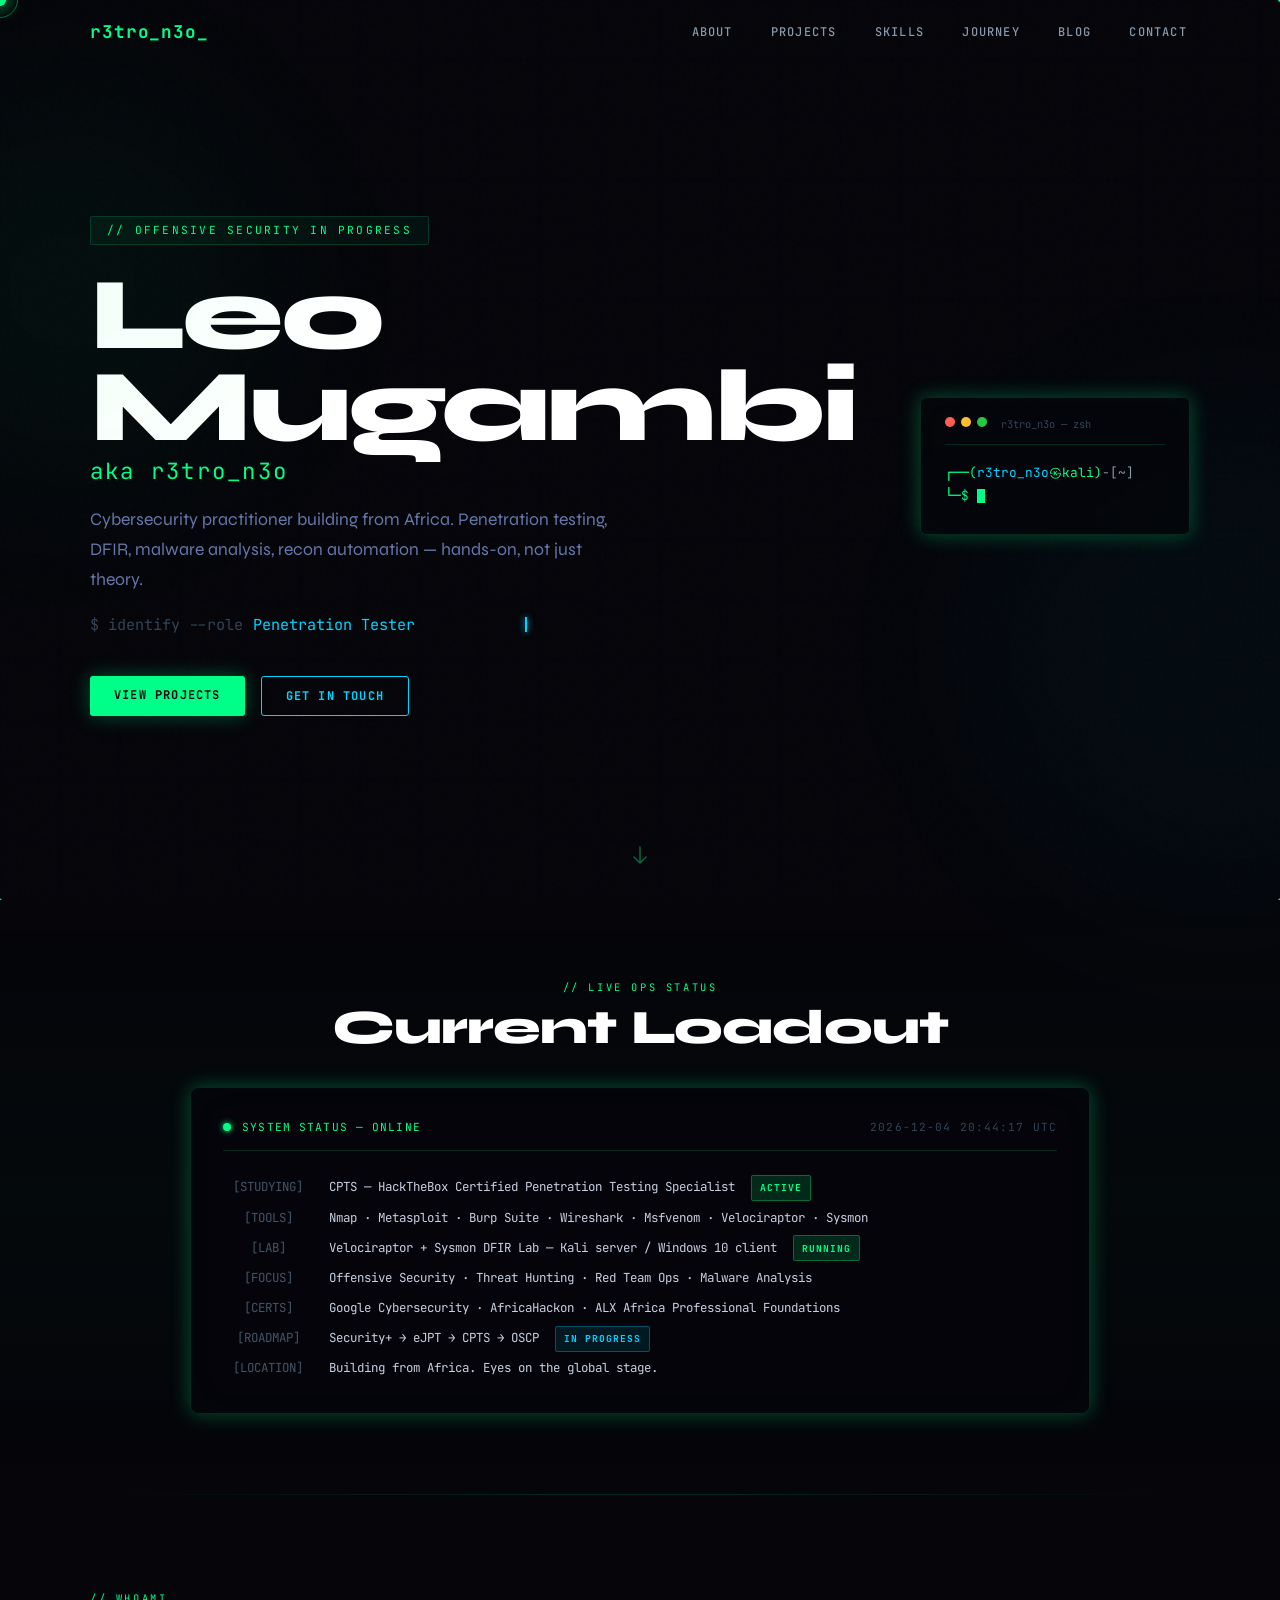
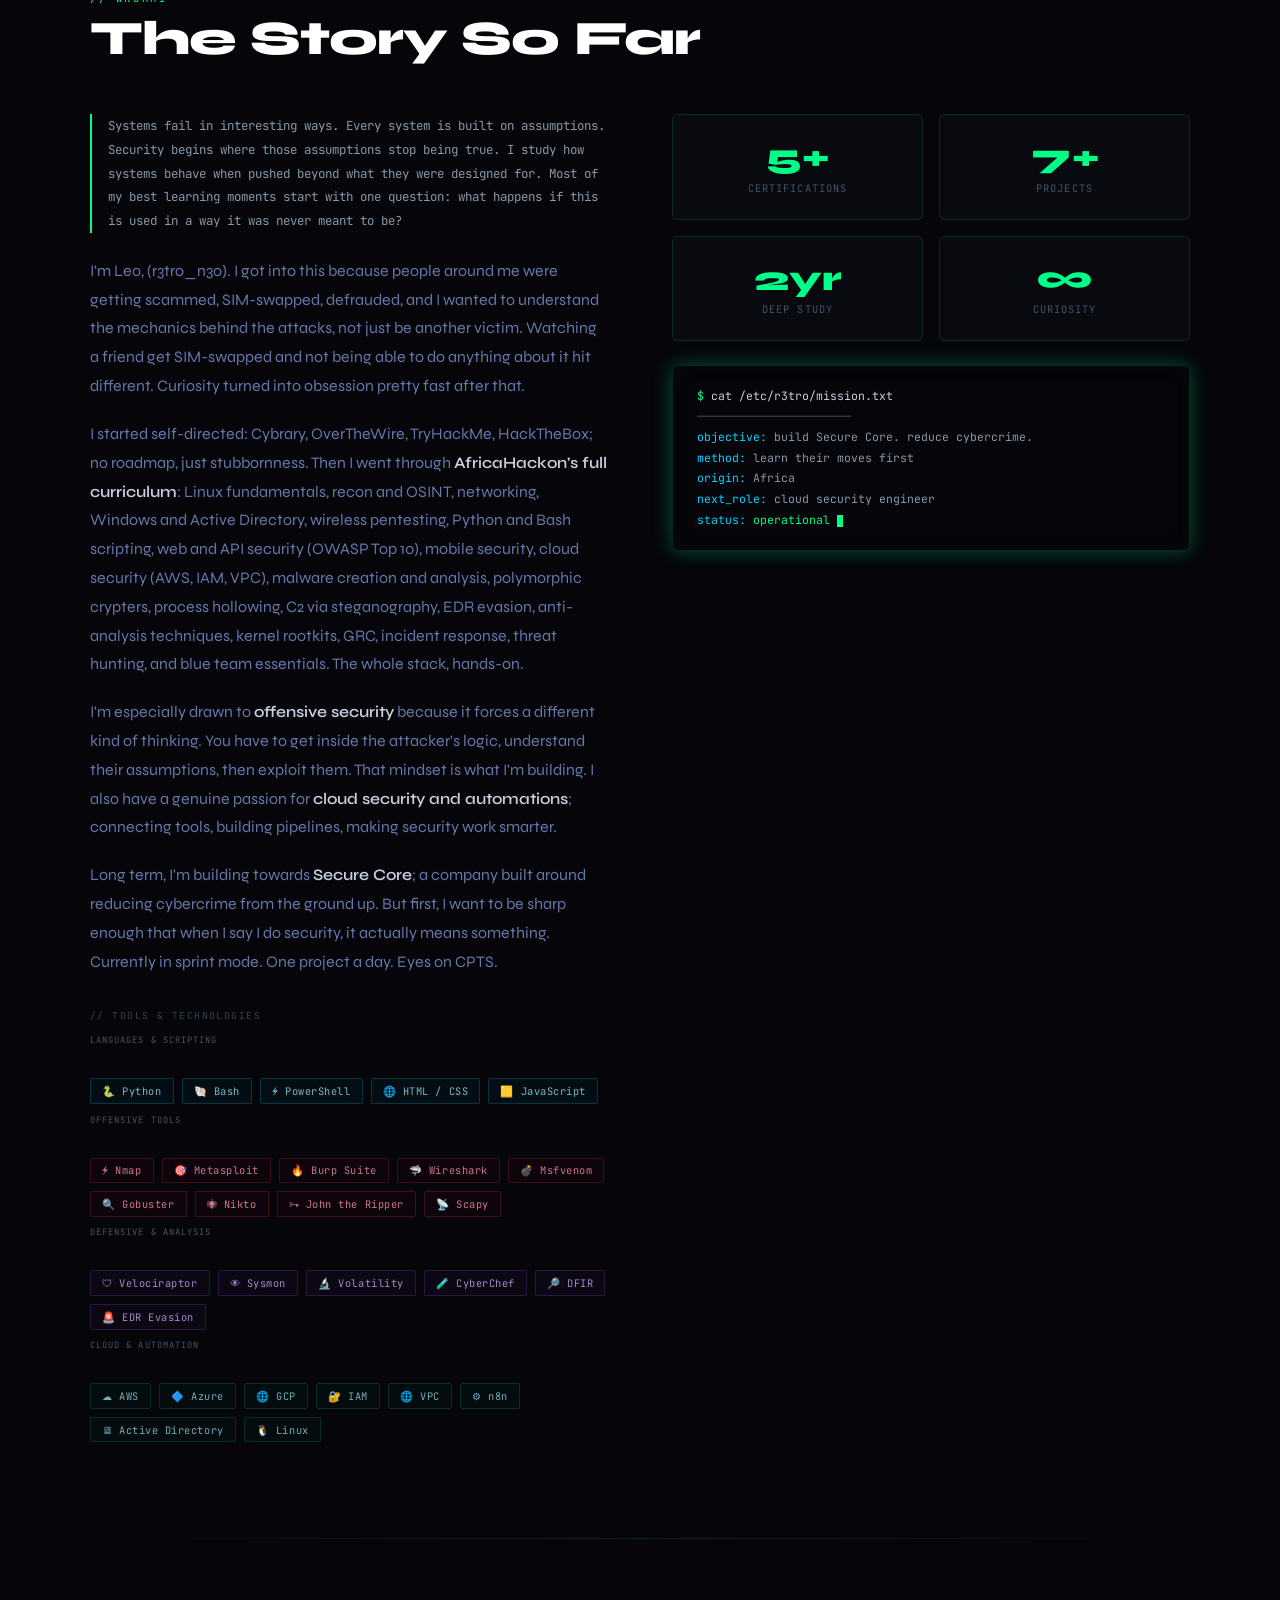
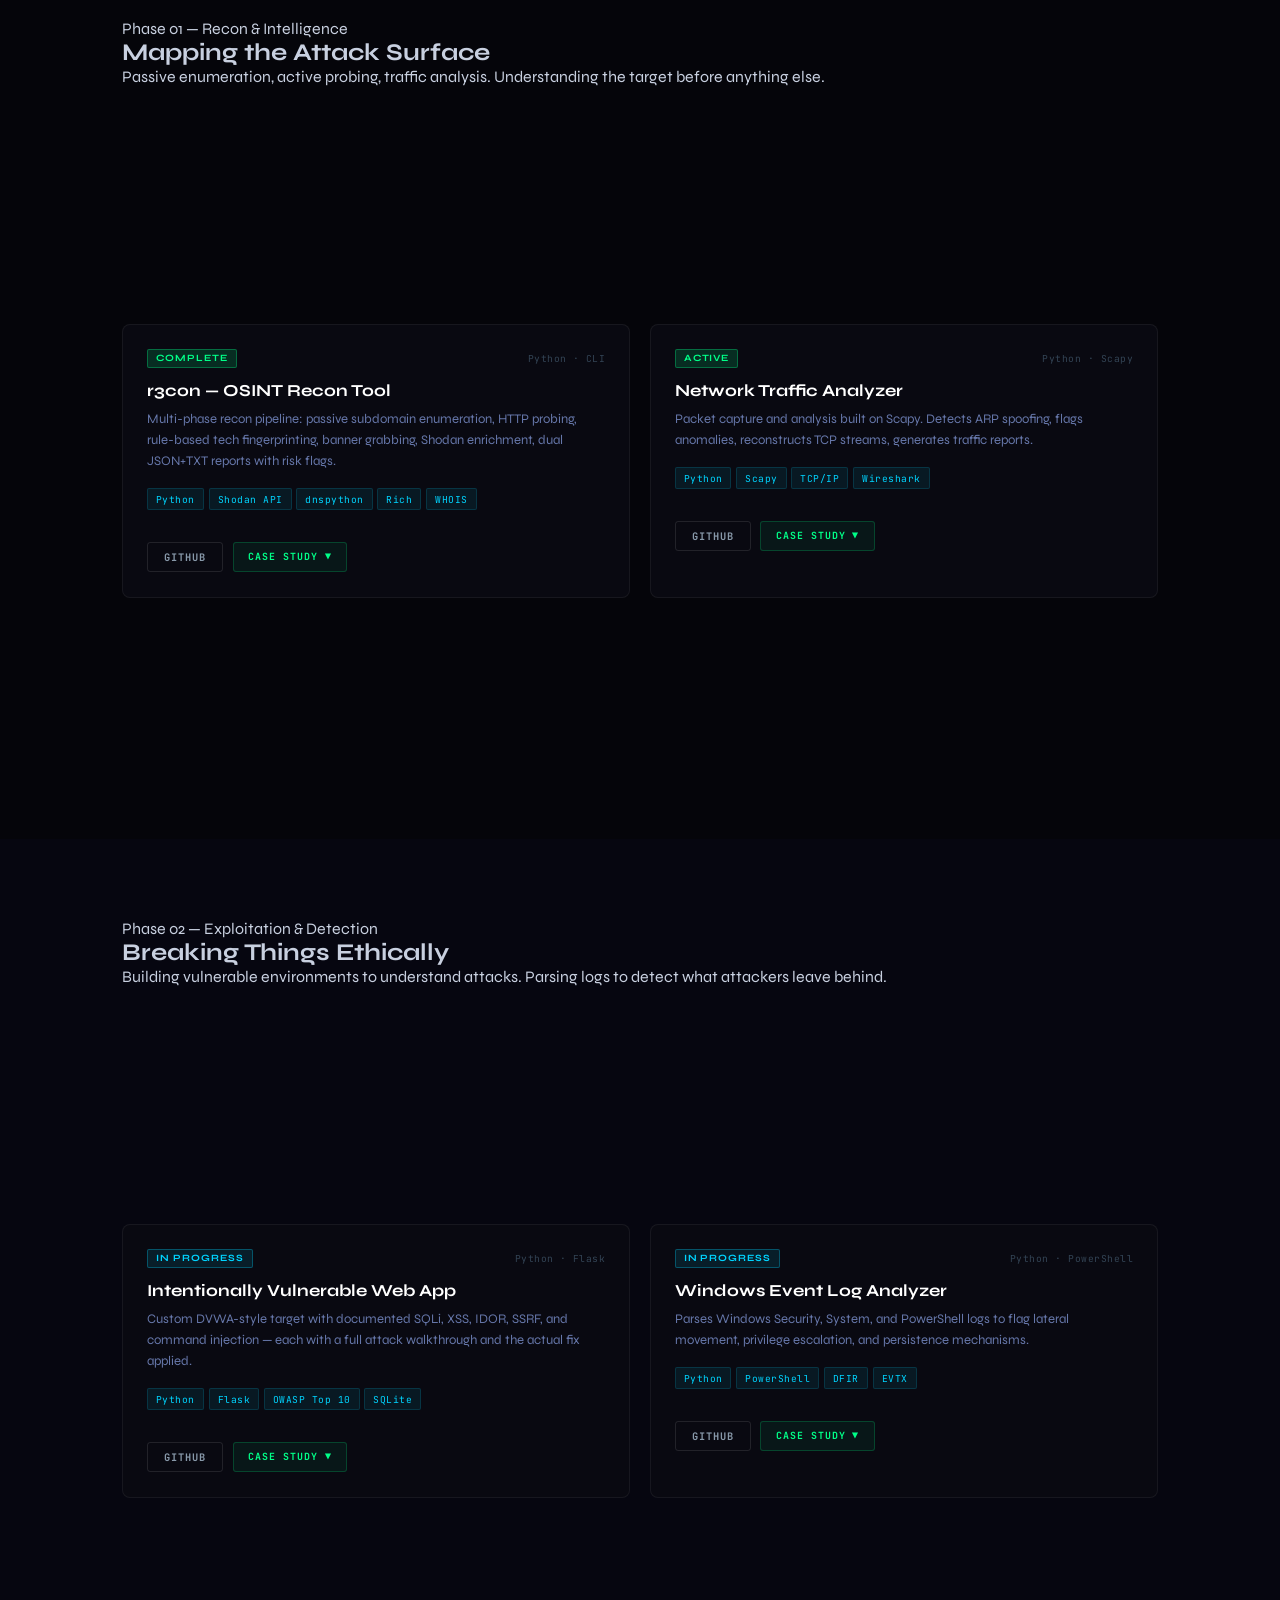
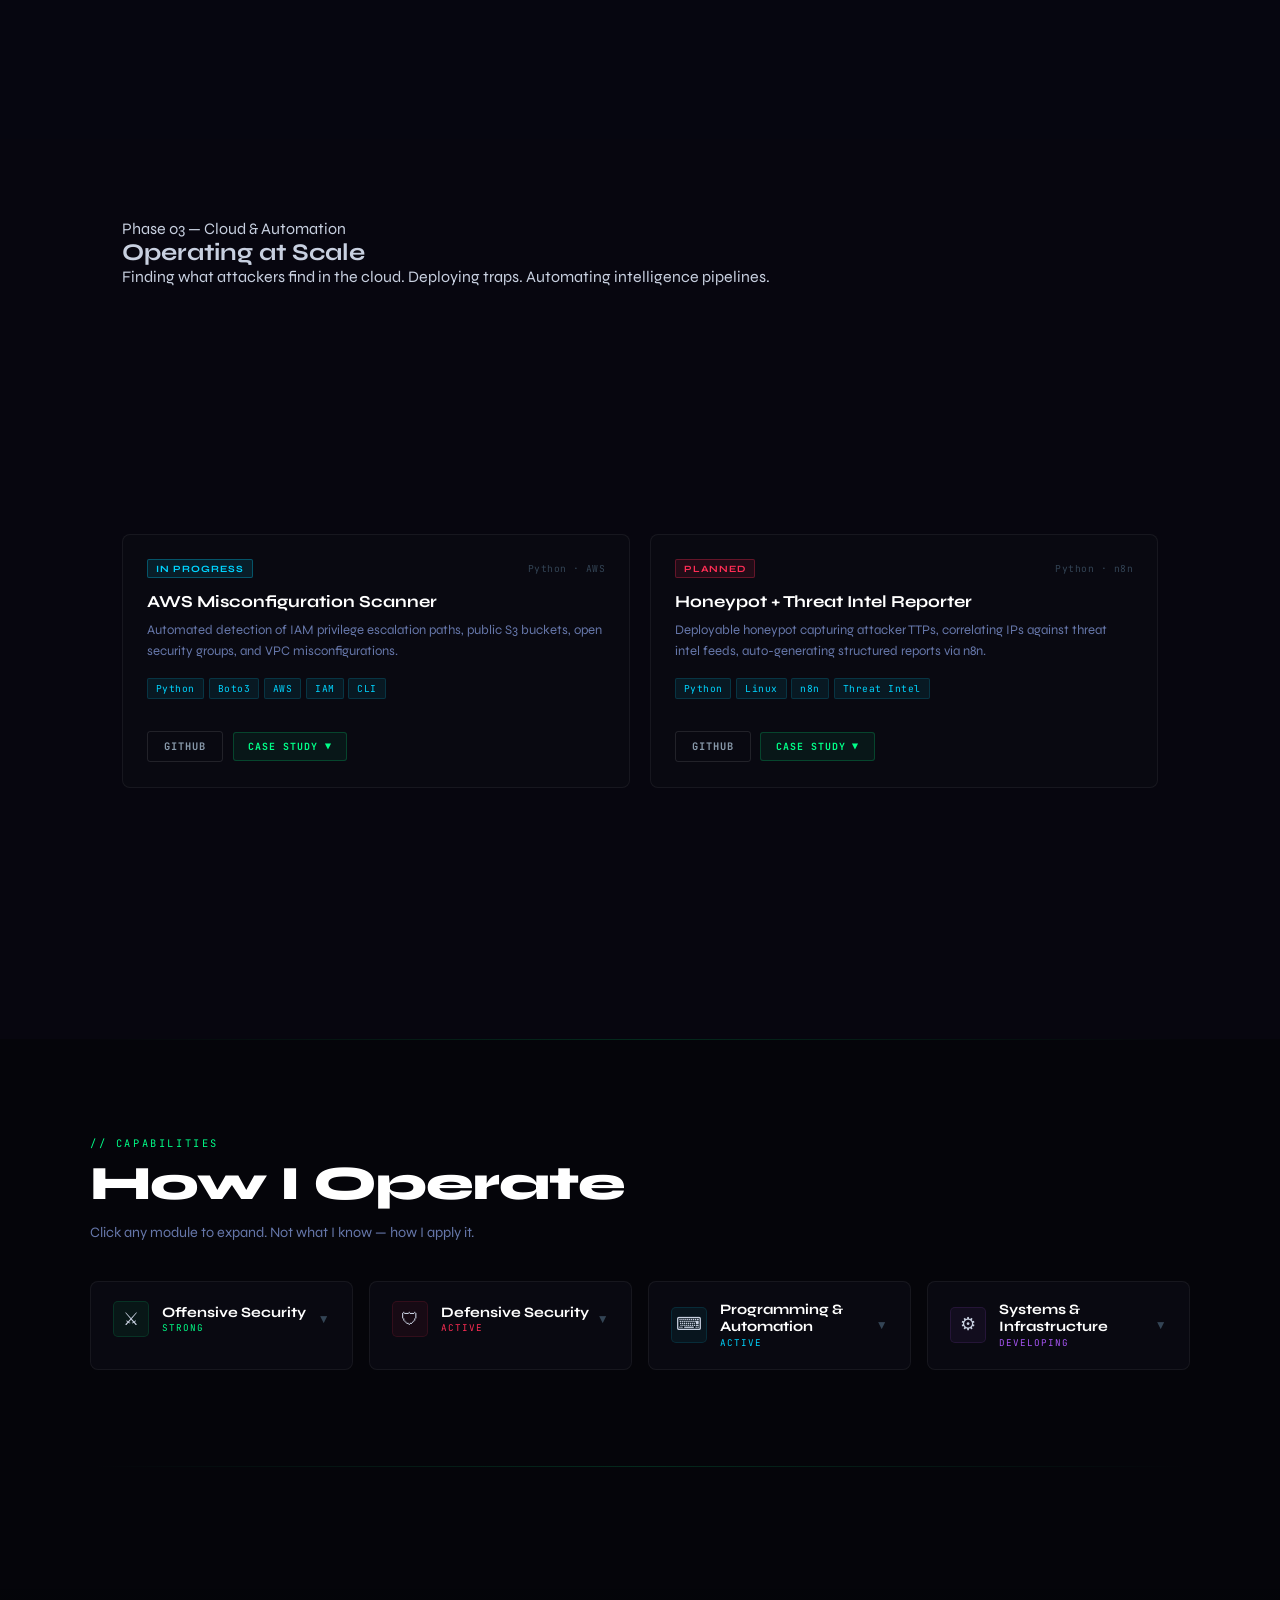
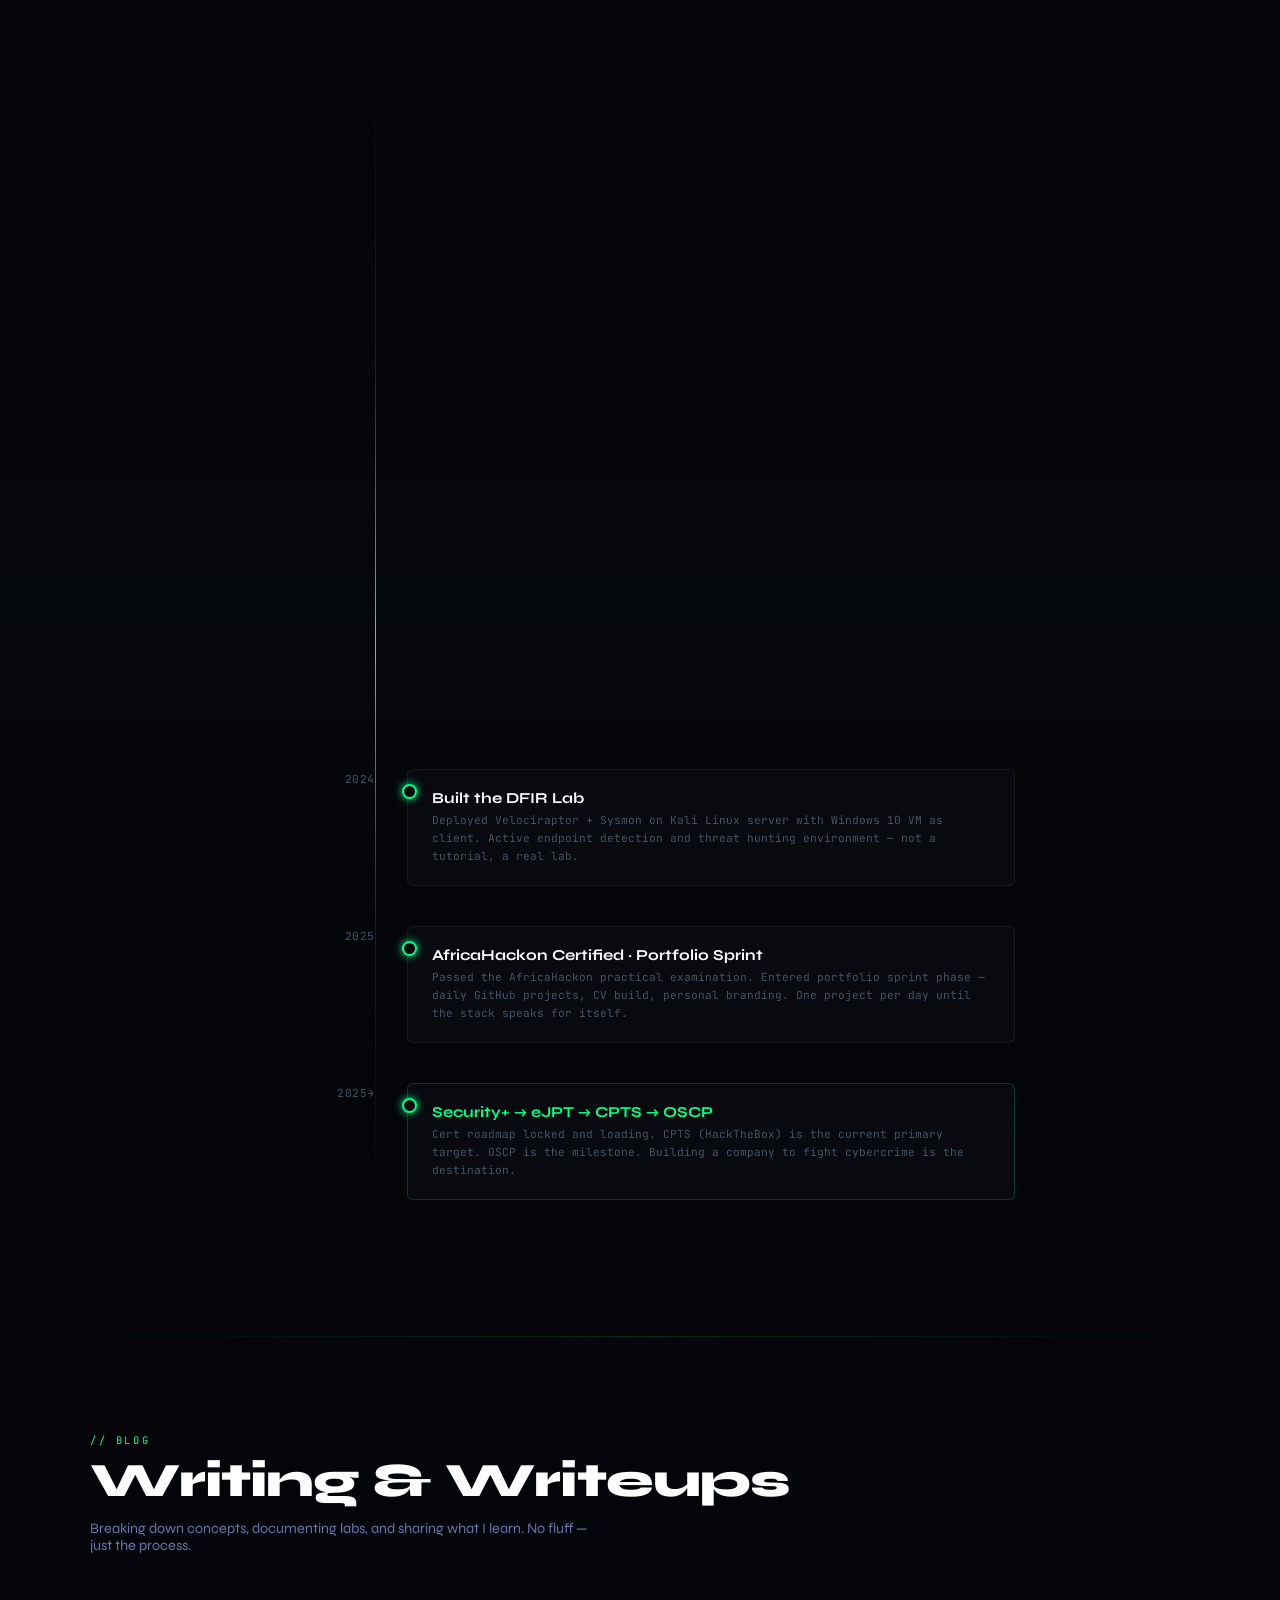
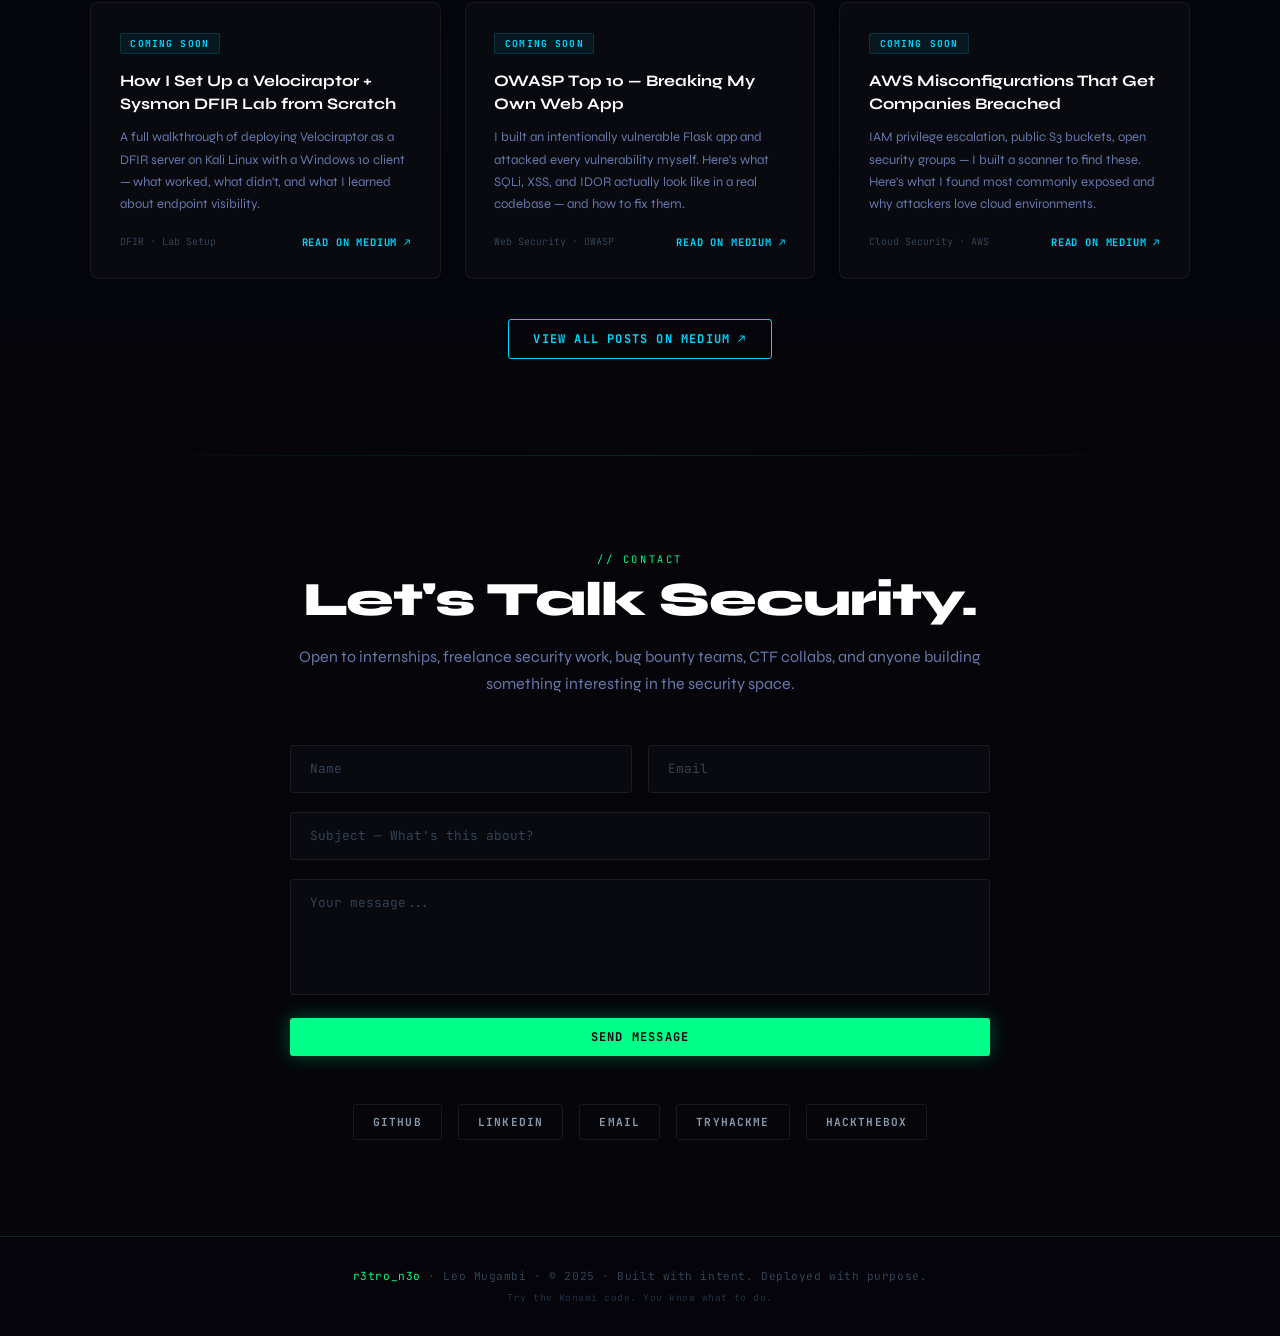
<file: leo-mugambi-portfolio.html>
<!DOCTYPE html>
<html lang="en">
<head>
<meta charset="UTF-8">
<meta name="viewport" content="width=device-width, initial-scale=1.0">
<meta name="description" content="Leo Mugambi — Cybersecurity practitioner, ethical hacker in progress. Offensive security, DFIR, malware analysis. Building from Africa.">
<meta property="og:title" content="Leo Mugambi | r3tro_n3o — Offensive Security">
<meta property="og:description" content="Cybersecurity practitioner. Offensive security in progress. Building from Africa.">
<meta property="og:type" content="website">
<title>Leo Mugambi | r3tro_n3o — Offensive Security</title>
<link rel="preconnect" href="https://fonts.googleapis.com">
<link href="https://fonts.googleapis.com/css2?family=JetBrains+Mono:wght@300;400;500;700&family=Syne:wght@400;600;700;800&display=swap" rel="stylesheet">
<style>
  :root {
    --green: #00ff88;
    --cyan: #00d4ff;
    --red: #ff2d55;
    --dark: #05050a;
    --dark2: #0a0a12;
    --dark3: #0f0f1a;
    --border: rgba(0,255,136,0.15);
    --border2: rgba(0,212,255,0.15);
    --glow-green: 0 0 20px rgba(0,255,136,0.3);
    --glow-cyan: 0 0 20px rgba(0,212,255,0.3);
  }

  * { margin: 0; padding: 0; box-sizing: border-box; }

  html { scroll-behavior: smooth; }

  body {
    background: var(--dark);
    color: #c8d0e0;
    font-family: 'Syne', sans-serif;
    overflow-x: hidden;
    cursor: none;
  }

  /* CUSTOM CURSOR */
  #cursor {
    position: fixed;
    width: 12px; height: 12px;
    background: var(--green);
    border-radius: 50%;
    pointer-events: none;
    z-index: 9999;
    transform: translate(-50%,-50%);
    transition: transform 0.1s, width 0.2s, height 0.2s, opacity 0.2s;
    box-shadow: 0 0 15px var(--green), 0 0 30px rgba(0,255,136,0.4);
  }
  #cursor-ring {
    position: fixed;
    width: 36px; height: 36px;
    border: 1px solid rgba(0,255,136,0.4);
    border-radius: 50%;
    pointer-events: none;
    z-index: 9998;
    transform: translate(-50%,-50%);
    transition: transform 0.15s ease-out, width 0.2s, height 0.2s;
  }
  body:hover #cursor { opacity: 1; }

  /* SCROLLBAR */
  ::-webkit-scrollbar { width: 4px; }
  ::-webkit-scrollbar-track { background: var(--dark); }
  ::-webkit-scrollbar-thumb { background: var(--green); border-radius: 2px; }

  /* ANIMATED BACKGROUND */
  #bg-canvas {
    position: fixed;
    top: 0; left: 0;
    width: 100%; height: 100%;
    z-index: 0;
    pointer-events: none;
  }

  /* NOISE OVERLAY */
  body::before {
    content: '';
    position: fixed;
    inset: 0;
    background-image: url("data:image/svg+xml,%3Csvg viewBox='0 0 256 256' xmlns='http://www.w3.org/2000/svg'%3E%3Cfilter id='noise'%3E%3CfeTurbulence type='fractalNoise' baseFrequency='0.9' numOctaves='4' stitchTiles='stitch'/%3E%3C/filter%3E%3Crect width='100%25' height='100%25' filter='url(%23noise)' opacity='0.03'/%3E%3C/svg%3E");
    pointer-events: none;
    z-index: 1;
    opacity: 0.4;
  }

  /* NAV */
  nav {
    position: fixed;
    top: 0; left: 0; right: 0;
    z-index: 1000;
    padding: 1.2rem 2rem;
    transition: all 0.4s ease;
  }
  nav.scrolled {
    background: rgba(5,5,10,0.85);
    backdrop-filter: blur(20px);
    border-bottom: 1px solid var(--border);
    padding: 0.8rem 2rem;
  }
  .nav-logo {
    font-family: 'JetBrains Mono', monospace;
    font-size: 1.1rem;
    font-weight: 700;
    color: var(--green);
    text-decoration: none;
    letter-spacing: 0.05em;
  }
  .nav-logo .cursor-blink {
    animation: blink 1s step-end infinite;
  }
  @keyframes blink { 0%,100%{opacity:1} 50%{opacity:0} }

  .nav-links a {
    font-family: 'JetBrains Mono', monospace;
    font-size: 0.75rem;
    font-weight: 500;
    color: #8899aa;
    text-decoration: none;
    letter-spacing: 0.1em;
    text-transform: uppercase;
    transition: color 0.2s;
    padding: 0.3rem 0.2rem;
  }
  .nav-links a:hover { color: var(--green); }

  .btn-primary {
    font-family: 'JetBrains Mono', monospace;
    font-size: 0.75rem;
    font-weight: 700;
    letter-spacing: 0.1em;
    text-transform: uppercase;
    color: var(--dark);
    background: var(--green);
    border: none;
    padding: 0.7rem 1.5rem;
    border-radius: 3px;
    cursor: none;
    text-decoration: none;
    display: inline-block;
    transition: all 0.3s;
    box-shadow: var(--glow-green);
  }
  .btn-primary:hover {
    background: #00cc6e;
    box-shadow: 0 0 30px rgba(0,255,136,0.6), 0 0 60px rgba(0,255,136,0.2);
    transform: translateY(-2px);
  }
  .btn-outline {
    font-family: 'JetBrains Mono', monospace;
    font-size: 0.75rem;
    font-weight: 700;
    letter-spacing: 0.1em;
    text-transform: uppercase;
    color: var(--cyan);
    background: transparent;
    border: 1px solid var(--cyan);
    padding: 0.7rem 1.5rem;
    border-radius: 3px;
    cursor: none;
    text-decoration: none;
    display: inline-block;
    transition: all 0.3s;
  }
  .btn-outline:hover {
    background: rgba(0,212,255,0.1);
    box-shadow: var(--glow-cyan);
    transform: translateY(-2px);
  }

  /* HERO */
  #hero {
    position: relative;
    min-height: 100vh;
    display: flex;
    align-items: center;
    justify-content: center;
    z-index: 2;
    padding: 6rem 2rem 4rem;
  }

  .hero-tag {
    font-family: 'JetBrains Mono', monospace;
    font-size: 0.7rem;
    letter-spacing: 0.2em;
    text-transform: uppercase;
    color: var(--green);
    border: 1px solid var(--border);
    background: rgba(0,255,136,0.05);
    padding: 0.4rem 1rem;
    border-radius: 2px;
    display: inline-block;
    margin-bottom: 1.5rem;
  }

  .hero-name {
    font-family: 'Syne', sans-serif;
    font-size: clamp(3rem, 8vw, 6.5rem);
    font-weight: 800;
    line-height: 0.9;
    letter-spacing: -0.03em;
    color: #ffffff;
  }
  .hero-alias {
    color: var(--green);
    font-family: 'JetBrains Mono', monospace;
    font-size: clamp(1rem, 2.5vw, 1.4rem);
    font-weight: 400;
    letter-spacing: 0.1em;
    display: block;
    margin-top: 0.5rem;
  }

  .hero-sub {
    font-size: clamp(0.9rem, 1.5vw, 1.1rem);
    color: #6677aa;
    max-width: 540px;
    line-height: 1.7;
    margin-top: 1.5rem;
  }

  /* ROLE ROTATOR */
  .role-rotator {
    display: flex;
    align-items: center;
    gap: 0.6rem;
    margin-top: 1.2rem;
    font-family: 'JetBrains Mono', monospace;
    font-size: clamp(0.8rem, 1.3vw, 0.95rem);
    color: #445566;
  }
  .role-prefix { color: #334455; white-space: nowrap; }
  .role-text-wrapper {
    position: relative;
    height: 1.4em;
    overflow: hidden;
    min-width: 260px;
  }
  .role-item {
    position: absolute;
    top: 0; left: 0;
    color: var(--cyan);
    white-space: nowrap;
    opacity: 0;
    transform: translateY(100%);
    transition: opacity 0.5s ease, transform 0.5s ease;
  }
  .role-item.active {
    opacity: 1;
    transform: translateY(0);
  }
  .role-item.exit {
    opacity: 0;
    transform: translateY(-100%);
  }
  .role-cursor {
    display: inline-block;
    width: 2px;
    height: 1em;
    background: var(--cyan);
    margin-left: 3px;
    vertical-align: middle;
    animation: blink 0.8s step-end infinite;
    box-shadow: 0 0 6px var(--cyan);
  }

  /* TERMINAL */
  .terminal {
    background: rgba(5,5,10,0.8);
    border: 1px solid var(--border);
    border-radius: 6px;
    padding: 1.2rem 1.5rem;
    font-family: 'JetBrains Mono', monospace;
    font-size: 0.8rem;
    color: #8899aa;
    max-width: 540px;
    backdrop-filter: blur(10px);
    box-shadow: inset 0 0 30px rgba(0,255,136,0.02), var(--glow-green);
  }
  .terminal-bar {
    display: flex;
    gap: 6px;
    margin-bottom: 1rem;
    padding-bottom: 0.8rem;
    border-bottom: 1px solid var(--border);
  }
  .terminal-dot {
    width: 10px; height: 10px;
    border-radius: 50%;
  }
  .terminal-line { line-height: 1.8; }
  .terminal-line .prompt { color: var(--green); }
  .terminal-line .cmd { color: #c8d0e0; }
  .terminal-line .output { color: #6677aa; }
  .terminal-line .success { color: var(--cyan); }
  #typed-text { color: var(--green); }
  .terminal-cursor-blink {
    display: inline-block;
    width: 8px; height: 14px;
    background: var(--green);
    vertical-align: middle;
    animation: blink 0.8s step-end infinite;
  }

  /* SECTIONS */
  section { position: relative; z-index: 2; }

  .section-label {
    font-family: 'JetBrains Mono', monospace;
    font-size: 0.65rem;
    letter-spacing: 0.25em;
    text-transform: uppercase;
    color: var(--green);
    margin-bottom: 0.5rem;
  }
  .section-title {
    font-family: 'Syne', sans-serif;
    font-size: clamp(2rem, 4vw, 3rem);
    font-weight: 800;
    color: #ffffff;
    letter-spacing: -0.02em;
    line-height: 1.1;
  }

  /* LIVE OPS */
  #ops {
    padding: 5rem 2rem;
    background: linear-gradient(180deg, transparent 0%, rgba(0,255,136,0.02) 50%, transparent 100%);
  }
  .ops-panel {
    background: rgba(5,5,10,0.9);
    border: 1px solid var(--border);
    border-radius: 8px;
    padding: 2rem;
    backdrop-filter: blur(20px);
    box-shadow: var(--glow-green), inset 0 0 40px rgba(0,255,136,0.02);
    max-width: 900px;
    margin: 2rem auto 0;
  }
  .ops-header {
    display: flex;
    align-items: center;
    gap: 0.7rem;
    margin-bottom: 1.5rem;
    padding-bottom: 1rem;
    border-bottom: 1px solid var(--border);
    font-family: 'JetBrains Mono', monospace;
    font-size: 0.7rem;
    color: var(--green);
    letter-spacing: 0.1em;
  }
  .ops-dot {
    width: 8px; height: 8px;
    background: var(--green);
    border-radius: 50%;
    animation: pulse-dot 2s ease-in-out infinite;
    box-shadow: 0 0 6px var(--green);
  }
  @keyframes pulse-dot {
    0%,100% { opacity: 1; transform: scale(1); }
    50% { opacity: 0.4; transform: scale(0.8); }
  }
  .ops-line {
    font-family: 'JetBrains Mono', monospace;
    font-size: 0.78rem;
    line-height: 2;
    display: flex;
    gap: 1rem;
    align-items: baseline;
    flex-wrap: wrap;
  }
  .ops-key { color: #445566; min-width: 90px; }
  .ops-val { color: #c8d0e0; }
  .ops-badge {
    font-size: 0.6rem;
    padding: 0.15rem 0.5rem;
    border-radius: 2px;
    letter-spacing: 0.1em;
    text-transform: uppercase;
    font-weight: 700;
  }
  .badge-active { background: rgba(0,255,136,0.15); color: var(--green); border: 1px solid rgba(0,255,136,0.3); }
  .badge-progress { background: rgba(0,212,255,0.1); color: var(--cyan); border: 1px solid rgba(0,212,255,0.3); }
  .badge-planned { background: rgba(255,45,85,0.1); color: var(--red); border: 1px solid rgba(255,45,85,0.3); }

  /* ABOUT */
  #about { padding: 6rem 2rem; }
  .about-grid {
    display: grid;
    grid-template-columns: 1fr 1fr;
    gap: 4rem;
    max-width: 1100px;
    margin: 3rem auto 0;
    align-items: start;
  }
  @media (max-width: 768px) { .about-grid { grid-template-columns: 1fr; gap: 2rem; } }
  .about-text { font-size: 1rem; line-height: 1.8; color: #6677aa; }
  .about-text p { margin-bottom: 1.2rem; }
  .about-text strong { color: #c8d0e0; font-weight: 600; }

  .skill-tags { display: flex; flex-wrap: wrap; gap: 0.5rem; margin-top: 2rem; }
  .skill-tag {
    font-family: 'JetBrains Mono', monospace;
    font-size: 0.65rem;
    padding: 0.3rem 0.7rem;
    border: 1px solid var(--border);
    border-radius: 2px;
    color: #8899aa;
    letter-spacing: 0.05em;
    transition: all 0.2s;
    cursor: none;
  }
  .skill-tag:hover {
    border-color: var(--green);
    color: var(--green);
    background: rgba(0,255,136,0.05);
  }
  .tag-code {
    border-color: rgba(0,212,255,0.2);
    color: #7ab8cc;
    background: rgba(0,212,255,0.04);
  }
  .tag-code:hover { border-color: var(--cyan); color: var(--cyan); background: rgba(0,212,255,0.08); }
  .tag-offense {
    border-color: rgba(255,45,85,0.2);
    color: #cc7788;
    background: rgba(255,45,85,0.04);
  }
  .tag-offense:hover { border-color: var(--red); color: var(--red); background: rgba(255,45,85,0.08); }
  .tag-defense {
    border-color: rgba(168,85,247,0.2);
    color: #aa88cc;
    background: rgba(168,85,247,0.04);
  }
  .tag-defense:hover { border-color: #a855f7; color: #a855f7; background: rgba(168,85,247,0.08); }
  .tag-cloud {
    border-color: rgba(0,255,136,0.15);
    color: #7aaabb;
    background: rgba(0,255,136,0.03);
  }
  .tag-cloud:hover { border-color: var(--green); color: var(--green); background: rgba(0,255,136,0.06); }

  .stat-cards { display: grid; grid-template-columns: 1fr 1fr; gap: 1rem; }
  .stat-card {
    background: rgba(10,10,18,0.8);
    border: 1px solid var(--border);
    border-radius: 6px;
    padding: 1.5rem;
    text-align: center;
    transition: all 0.3s;
  }
  .stat-card:hover {
    border-color: rgba(0,255,136,0.3);
    box-shadow: var(--glow-green);
    transform: translateY(-3px);
  }
  .stat-num {
    font-family: 'Syne', sans-serif;
    font-size: 2.2rem;
    font-weight: 800;
    color: var(--green);
    line-height: 1;
  }
  .stat-label {
    font-family: 'JetBrains Mono', monospace;
    font-size: 0.65rem;
    letter-spacing: 0.1em;
    color: #445566;
    text-transform: uppercase;
    margin-top: 0.4rem;
  }

  /* PROJECTS */
  #projects { padding: 6rem 2rem; background: linear-gradient(180deg, transparent, rgba(0,212,255,0.01), transparent); }
  .projects-grid {
    display: grid;
    grid-template-columns: repeat(auto-fit, minmax(320px, 1fr));
    gap: 1.5rem;
    max-width: 1100px;
    margin: 3rem auto 0;
  }
  .project-card {
    background: rgba(10,10,18,0.8);
    border: 1px solid rgba(255,255,255,0.06);
    border-radius: 8px;
    padding: 1.8rem;
    position: relative;
    overflow: hidden;
    transition: all 0.4s;
    cursor: none;
  }
  .project-card::before {
    content: '';
    position: absolute;
    top: 0; left: 0; right: 0;
    height: 1px;
    background: linear-gradient(90deg, transparent, var(--green), transparent);
    opacity: 0;
    transition: opacity 0.4s;
  }
  .project-card:hover {
    border-color: var(--border);
    transform: translateY(-5px);
    box-shadow: var(--glow-green);
  }
  .project-card:hover::before { opacity: 1; }

  .project-status {
    font-family: 'JetBrains Mono', monospace;
    font-size: 0.6rem;
    font-weight: 700;
    letter-spacing: 0.15em;
    text-transform: uppercase;
    margin-bottom: 1rem;
    display: flex;
    align-items: center;
    gap: 0.4rem;
  }
  .project-title {
    font-family: 'Syne', sans-serif;
    font-size: 1.1rem;
    font-weight: 700;
    color: #ffffff;
    margin-bottom: 0.7rem;
  }
  .project-desc {
    font-size: 0.85rem;
    color: #5566880;
    line-height: 1.7;
    color: #6677aa;
    margin-bottom: 1.2rem;
  }
  .tech-stack { display: flex; flex-wrap: wrap; gap: 0.4rem; margin-bottom: 1.5rem; }
  .tech-tag {
    font-family: 'JetBrains Mono', monospace;
    font-size: 0.6rem;
    padding: 0.2rem 0.5rem;
    background: rgba(0,212,255,0.08);
    border: 1px solid rgba(0,212,255,0.15);
    border-radius: 2px;
    color: var(--cyan);
    letter-spacing: 0.05em;
  }
  .project-links { display: flex; gap: 0.7rem; }
  .project-link {
    font-family: 'JetBrains Mono', monospace;
    font-size: 0.65rem;
    font-weight: 700;
    letter-spacing: 0.1em;
    text-transform: uppercase;
    padding: 0.45rem 1rem;
    border-radius: 3px;
    text-decoration: none;
    transition: all 0.2s;
    cursor: none;
  }
  .link-github {
    color: #8899aa;
    border: 1px solid rgba(255,255,255,0.1);
  }
  .link-github:hover { color: #fff; border-color: rgba(255,255,255,0.3); }
  .link-demo {
    color: var(--green);
    border: 1px solid rgba(0,255,136,0.2);
  }
  .link-demo:hover { background: rgba(0,255,136,0.08); border-color: var(--green); }

  /* SKILLS */
  #skills { padding: 6rem 2rem; }
  .skills-grid {
    display: grid;
    grid-template-columns: repeat(auto-fit, minmax(300px, 1fr));
    gap: 2rem;
    max-width: 1100px;
    margin: 3rem auto 0;
  }
  .skill-category {
    background: rgba(10,10,18,0.8);
    border: 1px solid rgba(255,255,255,0.06);
    border-radius: 8px;
    padding: 1.8rem;
  }
  .skill-cat-title {
    font-family: 'JetBrains Mono', monospace;
    font-size: 0.7rem;
    letter-spacing: 0.15em;
    text-transform: uppercase;
    color: var(--cyan);
    margin-bottom: 1.5rem;
    padding-bottom: 0.8rem;
    border-bottom: 1px solid var(--border2);
  }
  .skill-item { margin-bottom: 1.2rem; }
  .skill-header {
    display: flex;
    justify-content: space-between;
    margin-bottom: 0.4rem;
    font-family: 'JetBrains Mono', monospace;
    font-size: 0.72rem;
  }
  .skill-name { color: #c8d0e0; }
  .skill-pct { color: #445566; }
  .skill-bar-track {
    height: 3px;
    background: rgba(255,255,255,0.06);
    border-radius: 2px;
    overflow: hidden;
  }
  .skill-bar-fill {
    height: 100%;
    border-radius: 2px;
    width: 0;
    transition: width 1.2s cubic-bezier(0.4, 0, 0.2, 1);
  }
  .fill-green { background: linear-gradient(90deg, var(--green), rgba(0,255,136,0.4)); }
  .fill-cyan { background: linear-gradient(90deg, var(--cyan), rgba(0,212,255,0.4)); }
  .fill-red { background: linear-gradient(90deg, var(--red), rgba(255,45,85,0.4)); }
  .fill-purple { background: linear-gradient(90deg, #a855f7, rgba(168,85,247,0.4)); }

  /* TIMELINE */
  #timeline { padding: 6rem 2rem; background: linear-gradient(180deg, transparent, rgba(0,255,136,0.01), transparent); }
  .timeline-container {
    max-width: 750px;
    margin: 3rem auto 0;
    position: relative;
  }
  .timeline-line {
    position: absolute;
    left: 110px;
    top: 0; bottom: 0;
    width: 1px;
    background: linear-gradient(180deg, transparent, var(--border), var(--green), var(--border), transparent);
  }
  @media (max-width: 600px) { .timeline-line { left: 20px; } }
  .timeline-item {
    display: grid;
    grid-template-columns: 110px auto;
    gap: 2rem;
    margin-bottom: 2.5rem;
    position: relative;
    opacity: 0;
    transform: translateX(-20px);
    transition: all 0.6s ease;
  }
  .timeline-item.visible { opacity: 1; transform: translateX(0); }
  @media (max-width: 600px) { .timeline-item { grid-template-columns: 20px auto; gap: 1rem; } }
  .timeline-year {
    font-family: 'JetBrains Mono', monospace;
    font-size: 0.7rem;
    color: #445566;
    text-align: right;
    padding-top: 0.2rem;
    letter-spacing: 0.05em;
  }
  @media (max-width: 600px) { .timeline-year { display: none; } }
  .timeline-content {
    background: rgba(10,10,18,0.8);
    border: 1px solid rgba(255,255,255,0.06);
    border-radius: 6px;
    padding: 1.2rem 1.5rem;
    position: relative;
    transition: all 0.3s;
  }
  .timeline-content::before {
    content: '';
    position: absolute;
    left: -6px; top: 14px;
    width: 11px; height: 11px;
    border-radius: 50%;
    background: var(--dark);
    border: 2px solid var(--green);
    box-shadow: 0 0 8px var(--green);
  }
  .timeline-content:hover { border-color: var(--border); box-shadow: var(--glow-green); }
  .timeline-event {
    font-family: 'Syne', sans-serif;
    font-size: 0.95rem;
    font-weight: 700;
    color: #ffffff;
    margin-bottom: 0.3rem;
  }
  .timeline-detail {
    font-family: 'JetBrains Mono', monospace;
    font-size: 0.7rem;
    color: #445566;
    line-height: 1.6;
  }
  .timeline-current .timeline-content {
    border-color: rgba(0,255,136,0.2);
  }

  /* CONTACT */
  #contact { padding: 6rem 2rem; }
  .contact-inner {
    max-width: 700px;
    margin: 0 auto;
    text-align: center;
  }
  .contact-sub {
    font-size: 1rem;
    color: #6677aa;
    margin: 1rem 0 3rem;
    line-height: 1.7;
  }
  .contact-form {
    text-align: left;
    margin-bottom: 3rem;
  }
  .form-group { margin-bottom: 1.2rem; }
  .form-group input,
  .form-group textarea {
    width: 100%;
    background: rgba(10,10,18,0.8);
    border: 1px solid rgba(255,255,255,0.08);
    border-radius: 4px;
    padding: 0.9rem 1.2rem;
    font-family: 'JetBrains Mono', monospace;
    font-size: 0.8rem;
    color: #c8d0e0;
    outline: none;
    transition: border-color 0.2s, box-shadow 0.2s;
    resize: none;
    cursor: none;
  }
  .form-group input:focus,
  .form-group textarea:focus {
    border-color: rgba(0,255,136,0.3);
    box-shadow: 0 0 0 3px rgba(0,255,136,0.05);
  }
  .form-group input::placeholder,
  .form-group textarea::placeholder { color: #334455; }
  .form-row { display: grid; grid-template-columns: 1fr 1fr; gap: 1rem; }
  @media (max-width: 500px) { .form-row { grid-template-columns: 1fr; } }

  .social-links { display: flex; justify-content: center; gap: 1rem; flex-wrap: wrap; }
  .social-link {
    font-family: 'JetBrains Mono', monospace;
    font-size: 0.7rem;
    font-weight: 700;
    letter-spacing: 0.1em;
    text-transform: uppercase;
    padding: 0.6rem 1.2rem;
    border: 1px solid rgba(255,255,255,0.08);
    border-radius: 3px;
    color: #8899aa;
    text-decoration: none;
    transition: all 0.2s;
    cursor: none;
  }
  .social-link:hover { color: var(--green); border-color: var(--border); box-shadow: var(--glow-green); }

  /* CERT BADGES IN TIMELINE */
  .cert-badges {
    display: flex;
    flex-wrap: wrap;
    gap: 0.6rem;
    margin-top: 1rem;
    padding-top: 1rem;
    border-top: 1px solid rgba(255,255,255,0.04);
  }
  .cert-badge {
    display: flex;
    align-items: center;
    gap: 0.6rem;
    background: rgba(0,212,255,0.05);
    border: 1px solid rgba(0,212,255,0.15);
    border-radius: 4px;
    padding: 0.5rem 0.8rem;
    text-decoration: none;
    transition: all 0.2s;
    cursor: none;
    flex: 1;
    min-width: 180px;
  }
  .cert-badge:hover {
    background: rgba(0,212,255,0.1);
    border-color: rgba(0,212,255,0.35);
    transform: translateY(-2px);
    box-shadow: 0 4px 15px rgba(0,212,255,0.1);
  }
  .cert-badge-gold {
    background: rgba(255,180,0,0.05);
    border-color: rgba(255,180,0,0.2);
  }
  .cert-badge-gold:hover {
    background: rgba(255,180,0,0.1);
    border-color: rgba(255,180,0,0.4);
    box-shadow: 0 4px 15px rgba(255,180,0,0.1);
  }
  .cert-icon { font-size: 1.1rem; flex-shrink: 0; }
  .cert-info { display: flex; flex-direction: column; flex: 1; }
  .cert-name {
    font-family: 'JetBrains Mono', monospace;
    font-size: 0.68rem;
    font-weight: 700;
    color: #c8d0e0;
    letter-spacing: 0.02em;
  }
  .cert-issuer {
    font-family: 'JetBrains Mono', monospace;
    font-size: 0.58rem;
    color: #445566;
    margin-top: 0.1rem;
    letter-spacing: 0.05em;
  }
  .cert-arrow {
    font-size: 0.7rem;
    color: #445566;
    transition: color 0.2s;
  }
  .cert-badge:hover .cert-arrow { color: var(--cyan); }
  .cert-badge-gold:hover .cert-arrow { color: #ffb400; }

  /* BLOG SECTION */
  #blog { padding: 6rem 2rem; background: linear-gradient(180deg, transparent, rgba(0,212,255,0.01), transparent); }
  .blog-grid {
    display: grid;
    grid-template-columns: repeat(auto-fit, minmax(300px, 1fr));
    gap: 1.5rem;
    max-width: 1100px;
    margin: 3rem auto 0;
  }
  .blog-card {
    background: rgba(10,10,18,0.8);
    border: 1px solid rgba(255,255,255,0.06);
    border-radius: 8px;
    padding: 1.8rem;
    text-decoration: none;
    display: block;
    transition: all 0.3s;
    position: relative;
    overflow: hidden;
    cursor: none;
  }
  .blog-card::before {
    content: '';
    position: absolute;
    top: 0; left: 0; right: 0;
    height: 1px;
    background: linear-gradient(90deg, transparent, var(--cyan), transparent);
    opacity: 0;
    transition: opacity 0.3s;
  }
  .blog-card:hover {
    border-color: var(--border2);
    transform: translateY(-4px);
    box-shadow: var(--glow-cyan);
  }
  .blog-card:hover::before { opacity: 1; }
  .blog-tag {
    font-family: 'JetBrains Mono', monospace;
    font-size: 0.6rem;
    font-weight: 700;
    letter-spacing: 0.12em;
    text-transform: uppercase;
    color: var(--cyan);
    background: rgba(0,212,255,0.08);
    border: 1px solid rgba(0,212,255,0.15);
    padding: 0.2rem 0.6rem;
    border-radius: 2px;
    display: inline-block;
    margin-bottom: 1rem;
  }
  .blog-title {
    font-family: 'Syne', sans-serif;
    font-size: 1rem;
    font-weight: 700;
    color: #ffffff;
    line-height: 1.4;
    margin-bottom: 0.7rem;
    transition: color 0.2s;
  }
  .blog-card:hover .blog-title { color: var(--cyan); }
  .blog-excerpt {
    font-size: 0.82rem;
    color: #6677aa;
    line-height: 1.7;
    margin-bottom: 1.2rem;
  }
  .blog-meta {
    font-family: 'JetBrains Mono', monospace;
    font-size: 0.62rem;
    color: #334455;
    display: flex;
    justify-content: space-between;
    align-items: center;
  }
  .blog-read-more {
    color: var(--cyan);
    font-size: 0.65rem;
    font-weight: 700;
    letter-spacing: 0.08em;
    text-transform: uppercase;
  }
  .blog-cta-wrap {
    text-align: center;
    margin-top: 2.5rem;
  }
  footer {
    position: relative;
    z-index: 2;
    padding: 2rem;
    text-align: center;
    border-top: 1px solid var(--border);
    background: rgba(5,5,10,0.5);
  }
  .footer-text {
    font-family: 'JetBrains Mono', monospace;
    font-size: 0.7rem;
    color: #334455;
    letter-spacing: 0.05em;
  }
  .footer-text span { color: var(--green); }

  /* MOBILE NAV */
  #mobile-menu {
    display: none;
    position: fixed;
    inset: 0;
    background: rgba(5,5,10,0.97);
    z-index: 999;
    flex-direction: column;
    align-items: center;
    justify-content: center;
    gap: 2rem;
    backdrop-filter: blur(20px);
  }
  #mobile-menu.open { display: flex; }
  #mobile-menu a {
    font-family: 'JetBrains Mono', monospace;
    font-size: 1.2rem;
    color: #8899aa;
    text-decoration: none;
    letter-spacing: 0.15em;
    text-transform: uppercase;
    transition: color 0.2s;
  }
  #mobile-menu a:hover { color: var(--green); }
  #hamburger { cursor: none; background: none; border: none; color: #8899aa; padding: 0.3rem; }
  #hamburger:hover { color: var(--green); }
  #close-menu { cursor: none; background: none; border: none; color: #8899aa; font-size: 1.5rem; margin-bottom: 2rem; }

  /* REVEAL ANIMATION */
  .reveal {
    opacity: 0;
    transform: translateY(30px);
    transition: opacity 0.7s ease, transform 0.7s ease;
  }
  .reveal.visible {
    opacity: 1;
    transform: translateY(0);
  }

  /* HERO GLOW ORBS */
  .glow-orb {
    position: absolute;
    border-radius: 50%;
    filter: blur(80px);
    pointer-events: none;
  }

  /* SECTION DIVIDER */
  .divider {
    height: 1px;
    background: linear-gradient(90deg, transparent, var(--border), transparent);
    max-width: 1100px;
    margin: 0 auto;
  }

  /* Nav desktop/mobile pure CSS (replaces Tailwind) */
  .nav-desktop {
    display: flex;
    gap: 2rem;
    align-items: center;
  }
  .hamburger-btn {
    display: none;
  }
  @media (max-width: 768px) {
    .nav-desktop { display: none; }
    .hamburger-btn { display: block; }
  }


@keyframes bounce{0%,100%{transform:translateX(-50%) translateY(0)}50%{transform:translateX(-50%) translateY(6px)}}
  /* Nav desktop/mobile pure CSS (replaces Tailwind) */
  .nav-desktop {
    display: flex;
    gap: 2rem;
    align-items: center;
  }
  .hamburger-btn {
    display: none;
  }
  @media (max-width: 768px) {
    .nav-desktop { display: none; }
    .hamburger-btn { display: block; }
  }




  /* ── STACKED PANEL SCROLL SYSTEM ───────────────────── */
  #projects-wrapper {
    position: relative;
    z-index: 2;
    /* height set by JS based on panel count */
  }
  .project-panel {
    position: sticky;
    top: 0;
    height: 100vh;
    display: flex;
    flex-direction: column;
    justify-content: center;
    overflow: hidden;
    will-change: transform, opacity;
    transition: transform 0.5s cubic-bezier(0.4,0,0.2,1),
                opacity 0.5s ease,
                filter 0.5s ease;
    transform-origin: top center;
  }
  .project-panel.pp-inactive {
    transform: scale(0.95);
    opacity: 0.55;
    filter: blur(1px);
  }
  .panel-inner {
    max-width: 1100px;
    width: 100%;
    margin: 0 auto;
    padding: 5rem 2rem 2rem;
    height: 100%;
    display: flex;
    flex-direction: column;
    justify-content: center;
  }
  .panel-header { margin-bottom: 1.8rem; }
  .panel-cards {
    display: grid;
    grid-template-columns: repeat(auto-fit, minmax(300px, 1fr));
    gap: 1.2rem;
    flex: 1;
    align-content: center;
  }

  /* Mobile fallback */
  @media (max-width: 768px) {
    .project-panel {
      position: relative !important;
      height: auto !important;
      min-height: auto !important;
      transform: none !important;
      opacity: 1 !important;
      filter: none !important;
      padding: 4rem 0 2rem;
    }
    .project-panel.pp-inactive {
      transform: none !important;
      opacity: 1 !important;
      filter: none !important;
    }
    #projects-wrapper {
      height: auto !important;
    }
    .panel-inner {
      padding: 2rem 1rem;
      height: auto;
    }
  }

  /* ── CASE STUDY CARDS ───────────────────────────────── */
  .cs-card {
    background: rgba(10,10,18,0.9);
    border: 1px solid rgba(255,255,255,0.06);
    border-radius: 8px;
    overflow: hidden;
    transition: all 0.3s;
    position: relative;
  }
  .cs-card::before {
    content: '';
    position: absolute;
    top: 0; left: 0; right: 0;
    height: 1px;
    background: linear-gradient(90deg, transparent, var(--green), transparent);
    opacity: 0;
    transition: opacity 0.3s;
  }
  .cs-card:hover {
    border-color: var(--border);
    transform: translateY(-4px);
    box-shadow: var(--glow-green);
  }
  .cs-card:hover::before { opacity: 1; }
  .cs-card-header { padding: 1.5rem 1.5rem 1rem; }
  .cs-meta {
    display: flex;
    justify-content: space-between;
    align-items: center;
    margin-bottom: 0.8rem;
  }
  .cs-lang {
    font-family: 'JetBrains Mono', monospace;
    font-size: 0.6rem;
    color: #334455;
    letter-spacing: 0.05em;
  }
  .cs-title {
    font-family: 'Syne', sans-serif;
    font-size: 1.05rem;
    font-weight: 700;
    color: #fff;
    margin-bottom: 0.5rem;
  }
  .cs-desc {
    font-size: 0.82rem;
    color: #6677aa;
    line-height: 1.6;
    margin-bottom: 1rem;
  }
  .cs-tags { display: flex; flex-wrap: wrap; gap: 0.3rem; margin-bottom: 0; }
  .cs-links {
    display: flex;
    gap: 0.6rem;
    padding: 1rem 1.5rem 1.5rem;
    flex-wrap: wrap;
    align-items: center;
  }
  .cs-expand-btn {
    font-family: 'JetBrains Mono', monospace;
    font-size: 0.62rem;
    font-weight: 700;
    letter-spacing: 0.1em;
    text-transform: uppercase;
    color: var(--green);
    background: rgba(0,255,136,0.06);
    border: 1px solid rgba(0,255,136,0.2);
    border-radius: 3px;
    padding: 0.45rem 0.9rem;
    cursor: none;
    transition: all 0.2s;
    display: flex;
    align-items: center;
    gap: 0.4rem;
  }
  .cs-expand-btn:hover {
    background: rgba(0,255,136,0.12);
    border-color: var(--green);
  }
  .expand-arrow { transition: transform 0.3s; display: inline-block; }
  .cs-expand-btn.open .expand-arrow { transform: rotate(180deg); }

  /* PROOF PANEL */
  .cs-proof {
    max-height: 0;
    overflow: hidden;
    transition: max-height 0.5s cubic-bezier(0.4,0,0.2,1);
    border-top: 1px solid transparent;
  }
  .cs-proof.open {
    max-height: 1200px;
    border-top-color: rgba(255,255,255,0.04);
  }
  .cs-proof-inner { padding: 1.5rem; }
  .proof-section { margin-bottom: 1.3rem; }
  .proof-label {
    font-family: 'JetBrains Mono', monospace;
    font-size: 0.58rem;
    font-weight: 700;
    letter-spacing: 0.2em;
    text-transform: uppercase;
    color: var(--cyan);
    margin-bottom: 0.5rem;
    display: flex;
    align-items: center;
    gap: 0.5rem;
  }
  .proof-label::after {
    content: '';
    flex: 1;
    height: 1px;
    background: rgba(0,212,255,0.1);
  }
  .proof-text {
    font-size: 0.8rem;
    color: #8899aa;
    line-height: 1.7;
  }
  .proof-text strong { color: #c8d0e0; }
  .proof-terminal {
    background: rgba(0,0,0,0.5);
    border: 1px solid rgba(0,255,136,0.12);
    border-radius: 4px;
    padding: 0.9rem 1rem;
    font-family: 'JetBrains Mono', monospace;
    font-size: 0.68rem;
    line-height: 1.9;
    color: #6677aa;
    overflow-x: auto;
    margin-top: 0.3rem;
  }
  .t-green { color: #00ff88; }
  .t-cyan { color: #00d4ff; }
  .t-red { color: #ff2d55; }
  .t-white { color: #c8d0e0; }
  .t-dim { color: #334455; }
  .impact-wrap { display: flex; flex-wrap: wrap; gap: 0.4rem; margin-top: 0.3rem; }
  .impact-badge {
    display: inline-flex;
    align-items: center;
    gap: 0.3rem;
    background: rgba(0,255,136,0.08);
    border: 1px solid rgba(0,255,136,0.2);
    border-radius: 3px;
    padding: 0.25rem 0.6rem;
    font-family: 'JetBrains Mono', monospace;
    font-size: 0.62rem;
    color: var(--green);
  }

  /* ── CAPABILITY MODULES ──────────────────────────────── */
  .cap-grid {
    display: grid;
    grid-template-columns: repeat(auto-fit, minmax(260px, 1fr));
    gap: 1rem;
    max-width: 1100px;
    margin: 2.5rem auto 0;
  }
  .cap-module {
    background: rgba(10,10,18,0.9);
    border: 1px solid rgba(255,255,255,0.06);
    border-radius: 8px;
    overflow: hidden;
    transition: border-color 0.3s;
    cursor: none;
  }
  .cap-module:hover { border-color: rgba(255,255,255,0.12); }
  .cap-module.cap-active { border-color: var(--green); }
  .cap-module.cap-cyan.cap-active { border-color: var(--cyan); }
  .cap-module.cap-red.cap-active { border-color: var(--red); }
  .cap-module.cap-purple.cap-active { border-color: #a855f7; }
  .cap-header {
    padding: 1.2rem 1.4rem;
    display: flex;
    justify-content: space-between;
    align-items: center;
    user-select: none;
  }
  .cap-left { display: flex; align-items: center; gap: 0.8rem; }
  .cap-icon {
    width: 36px;
    height: 36px;
    display: flex;
    align-items: center;
    justify-content: center;
    font-size: 1.1rem;
    background: rgba(0,255,136,0.06);
    border: 1px solid rgba(0,255,136,0.12);
    border-radius: 5px;
    flex-shrink: 0;
  }
  .cap-cyan .cap-icon { background: rgba(0,212,255,0.06); border-color: rgba(0,212,255,0.12); }
  .cap-red .cap-icon { background: rgba(255,45,85,0.06); border-color: rgba(255,45,85,0.12); }
  .cap-purple .cap-icon { background: rgba(168,85,247,0.06); border-color: rgba(168,85,247,0.12); }
  .cap-name {
    font-family: 'Syne', sans-serif;
    font-size: 0.9rem;
    font-weight: 700;
    color: #fff;
  }
  .cap-level {
    font-family: 'JetBrains Mono', monospace;
    font-size: 0.58rem;
    letter-spacing: 0.1em;
    text-transform: uppercase;
    margin-top: 0.1rem;
    color: var(--green);
  }
  .cap-cyan .cap-level { color: var(--cyan); }
  .cap-red .cap-level { color: var(--red); }
  .cap-purple .cap-level { color: #a855f7; }
  .cap-chevron {
    font-size: 0.75rem;
    color: #334455;
    transition: transform 0.3s, color 0.2s;
  }
  .cap-active .cap-chevron { transform: rotate(180deg); color: var(--green); }
  .cap-cyan.cap-active .cap-chevron { color: var(--cyan); }
  .cap-red.cap-active .cap-chevron { color: var(--red); }
  .cap-purple.cap-active .cap-chevron { color: #a855f7; }

  .cap-body {
    max-height: 0;
    overflow: hidden;
    transition: max-height 0.5s cubic-bezier(0.4,0,0.2,1);
    border-top: 1px solid transparent;
  }
  .cap-body.cap-open {
    max-height: 1000px;
    border-top-color: rgba(255,255,255,0.04);
  }
  .cap-inner { padding: 1.2rem 1.4rem 1.4rem; }
  .cap-section { margin-bottom: 1.2rem; }
  .cap-section-title {
    font-family: 'JetBrains Mono', monospace;
    font-size: 0.56rem;
    font-weight: 700;
    letter-spacing: 0.2em;
    text-transform: uppercase;
    color: #334455;
    margin-bottom: 0.5rem;
  }
  .cap-list { list-style: none; }
  .cap-list li {
    font-size: 0.77rem;
    color: #8899aa;
    padding: 0.18rem 0;
    display: flex;
    align-items: flex-start;
    gap: 0.5rem;
    line-height: 1.5;
  }
  .cap-list li::before { content: "›"; color: var(--green); flex-shrink: 0; }
  .cap-cyan .cap-list li::before { color: var(--cyan); }
  .cap-red .cap-list li::before { color: var(--red); }
  .cap-purple .cap-list li::before { color: #a855f7; }
  .cap-tools-wrap { display: flex; flex-wrap: wrap; gap: 0.3rem; }
  .cap-tool {
    font-family: 'JetBrains Mono', monospace;
    font-size: 0.58rem;
    padding: 0.15rem 0.5rem;
    border-radius: 2px;
    background: rgba(0,255,136,0.06);
    border: 1px solid rgba(0,255,136,0.15);
    color: var(--green);
  }
  .cap-cyan .cap-tool { background: rgba(0,212,255,0.06); border-color: rgba(0,212,255,0.15); color: var(--cyan); }
  .cap-red .cap-tool { background: rgba(255,45,85,0.06); border-color: rgba(255,45,85,0.15); color: var(--red); }
  .cap-purple .cap-tool { background: rgba(168,85,247,0.06); border-color: rgba(168,85,247,0.15); color: #a855f7; }
  .cap-terminal {
    background: rgba(0,0,0,0.4);
    border: 1px solid rgba(0,255,136,0.08);
    border-radius: 4px;
    padding: 0.7rem 0.9rem;
    font-family: 'JetBrains Mono', monospace;
    font-size: 0.65rem;
    line-height: 1.8;
    color: #6677aa;
  }
  .cap-cyan .cap-terminal { border-color: rgba(0,212,255,0.08); }
  .cap-red .cap-terminal { border-color: rgba(255,45,85,0.08); }
  .cap-thinking {
    font-size: 0.77rem;
    color: #8899aa;
    line-height: 1.7;
    border-left: 2px solid var(--green);
    padding-left: 0.8rem;
    background: rgba(0,255,136,0.02);
    border-radius: 0 3px 3px 0;
    padding-top: 0.4rem;
    padding-bottom: 0.4rem;
  }
  .cap-cyan .cap-thinking { border-left-color: var(--cyan); background: rgba(0,212,255,0.02); }
  .cap-red .cap-thinking { border-left-color: var(--red); background: rgba(255,45,85,0.02); }
  .cap-purple .cap-thinking { border-left-color: #a855f7; background: rgba(168,85,247,0.02); }

</style>
</head>
<body>


<!-- Custom Cursor -->
<div id="cursor"></div>
<div id="cursor-ring"></div>

<!-- Animated Canvas Background -->
<canvas id="bg-canvas"></canvas>

<!-- Mobile Menu -->
<div id="mobile-menu">
  <button id="close-menu" onclick="toggleMenu()">✕</button>
  <a href="#about" onclick="toggleMenu()">About</a>
  <a href="#projects-wrapper" onclick="toggleMenu()">Projects</a>
  <a href="#skills" onclick="toggleMenu()">Skills</a>
  <a href="#timeline" onclick="toggleMenu()">Journey</a>
  <a href="#blog" onclick="toggleMenu()">Blog</a>
  <a href="#contact" onclick="toggleMenu()">Contact</a>
</div>

<!-- NAV -->
<nav id="navbar">
  <div style="max-width:1100px;margin:0 auto;display:flex;justify-content:space-between;align-items:center;">
    <a href="#" class="nav-logo">r3tro_n3o<span class="cursor-blink">_</span></a>
    <div class="nav-links nav-desktop">
      <a href="#about">About</a>
      <a href="#projects-wrapper">Projects</a>
      <a href="#skills">Skills</a>
      <a href="#timeline">Journey</a>
      <a href="#blog">Blog</a>
      <a href="#contact">Contact</a>
    </div>
    <button id="hamburger" class="hamburger-btn" onclick="toggleMenu()">
      <svg width="22" height="22" viewBox="0 0 22 22" fill="none" stroke="currentColor" stroke-width="1.5" stroke-linecap="round">
        <line x1="3" y1="6" x2="19" y2="6"/>
        <line x1="3" y1="11" x2="19" y2="11"/>
        <line x1="3" y1="16" x2="19" y2="16"/>
      </svg>
    </button>
  </div>
</nav>

<!-- HERO -->
<section id="hero">
  <!-- Glow Orbs -->
  <div class="glow-orb" style="width:400px;height:400px;background:rgba(0,255,136,0.04);top:10%;left:-10%;"></div>
  <div class="glow-orb" style="width:500px;height:500px;background:rgba(0,212,255,0.03);bottom:0;right:-15%;"></div>

  <div style="max-width:1100px;width:100%;margin:0 auto;display:grid;grid-template-columns:1fr 1fr;gap:4rem;align-items:center;">
    <div>
      <div class="hero-tag">// Offensive Security in Progress</div>
      <h1 class="hero-name">
        Leo<br>Mugambi
        <span class="hero-alias">aka r3tro_n3o</span>
      </h1>
      <p class="hero-sub">
        Cybersecurity practitioner building from Africa. Penetration testing, DFIR, malware analysis, recon automation — hands-on, not just theory.
      </p>
      <div class="role-rotator">
        <span class="role-prefix">$ identify --role</span>
        <div class="role-text-wrapper" id="role-wrapper">
          <span class="role-item active">Cybersecurity Practitioner</span>
          <span class="role-item">Penetration Tester</span>
          <span class="role-item">Threat Hunter</span>
          <span class="role-item">Security Researcher</span>
          <span class="role-item">Malware Analyst</span>
          <span class="role-item">DFIR Specialist</span>
          <span class="role-item">Red Team Enthusiast</span>
          <span class="role-item">Security Consultant</span>
          <span class="role-item">CTF Player</span>
          <span class="role-item">Ethical Hacker</span>
        </div>
        <span class="role-cursor"></span>
      </div>
      <div style="display:flex;gap:1rem;margin-top:2.5rem;flex-wrap:wrap;">
        <a href="#projects-wrapper" class="btn-primary">View Projects</a>
        <a href="#contact" class="btn-outline">Get In Touch</a>
      </div>
    </div>
    <div>
      <div class="terminal">
        <div class="terminal-bar">
          <div class="terminal-dot" style="background:#ff5f56;"></div>
          <div class="terminal-dot" style="background:#ffbd2e;"></div>
          <div class="terminal-dot" style="background:#27c93f;"></div>
          <span style="margin-left:0.5rem;font-family:'JetBrains Mono',monospace;font-size:0.65rem;color:#334455;">r3tro_n3o — zsh</span>
        </div>
        <div class="terminal-line"><span class="prompt">┌──(</span><span style="color:var(--cyan);">r3tro_n3o</span><span class="prompt">㉿kali)</span><span style="color:#8899aa;">-[~]</span></div>
        <div class="terminal-line"><span class="prompt">└─$ </span><span id="typed-text"></span><span class="terminal-cursor-blink"></span></div>
        <div id="terminal-output" style="margin-top:0.5rem;"></div>
      </div>
    </div>
  </div>
  <div style="position:absolute;bottom:2rem;left:50%;transform:translateX(-50%);animation:bounce 2s ease-in-out infinite;">
    <svg width="20" height="20" viewBox="0 0 20 20" fill="none" stroke="rgba(0,255,136,0.4)" stroke-width="1.5" stroke-linecap="round"><path d="M10 3v14M4 13l6 6 6-6"/></svg>
  </div>
</section>


<!-- LIVE OPS -->
<section id="ops">
  <div style="max-width:1100px;margin:0 auto;text-align:center;">
    <div class="section-label reveal">// Live Ops Status</div>
    <h2 class="section-title reveal">Current Loadout</h2>
    <div class="ops-panel reveal">
      <div class="ops-header">
        <div class="ops-dot"></div>
        SYSTEM STATUS — ONLINE
        <span style="margin-left:auto;color:#334455;" id="ops-time"></span>
      </div>
      <div style="display:grid;gap:0.3rem;">
        <div class="ops-line"><span class="ops-key">[STUDYING]</span><span class="ops-val">CPTS — HackTheBox Certified Penetration Testing Specialist</span><span class="ops-badge badge-active">Active</span></div>
        <div class="ops-line"><span class="ops-key">[TOOLS]</span><span class="ops-val">Nmap · Metasploit · Burp Suite · Wireshark · Msfvenom · Velociraptor · Sysmon</span></div>
        <div class="ops-line"><span class="ops-key">[LAB]</span><span class="ops-val">Velociraptor + Sysmon DFIR Lab — Kali server / Windows 10 client</span><span class="ops-badge badge-active">Running</span></div>
        <div class="ops-line"><span class="ops-key">[FOCUS]</span><span class="ops-val">Offensive Security · Threat Hunting · Red Team Ops · Malware Analysis</span></div>
        <div class="ops-line"><span class="ops-key">[CERTS]</span><span class="ops-val">Google Cybersecurity · AfricaHackon · ALX Africa Professional Foundations</span></div>
        <div class="ops-line"><span class="ops-key">[ROADMAP]</span><span class="ops-val">Security+ → eJPT → CPTS → OSCP</span><span class="ops-badge badge-progress">In Progress</span></div>
        <div class="ops-line"><span class="ops-key">[LOCATION]</span><span class="ops-val">Building from Africa. Eyes on the global stage.</span></div>
      </div>
    </div>
  </div>
</section>

<div class="divider"></div>

<!-- ABOUT -->
<section id="about">
  <div style="max-width:1100px;margin:0 auto;">
    <div class="section-label reveal">// whoami</div>
    <h2 class="section-title reveal">The Story So Far</h2>
    <div class="about-grid">
      <div class="reveal">
        <div class="about-text">
          <p style="color:#8899aa;font-family:'JetBrains Mono',monospace;font-size:0.78rem;line-height:1.9;border-left:2px solid var(--green);padding-left:1rem;margin-bottom:1.5rem;">Systems fail in interesting ways. Every system is built on assumptions. Security begins where those assumptions stop being true. I study how systems behave when pushed beyond what they were designed for. Most of my best learning moments start with one question: what happens if this is used in a way it was never meant to be?</p>
          <p>I'm Leo, (r3tro_n3o). I got into this because people around me were getting scammed, SIM-swapped, defrauded, and I wanted to understand the mechanics behind the attacks, not just be another victim. Watching a friend get SIM-swapped and not being able to do anything about it hit different. Curiosity turned into obsession pretty fast after that.</p>
          <p>I started self-directed: Cybrary, OverTheWire, TryHackMe, HackTheBox; no roadmap, just stubbornness. Then I went through <strong>AfricaHackon's full curriculum</strong>: Linux fundamentals, recon and OSINT, networking, Windows and Active Directory, wireless pentesting, Python and Bash scripting, web and API security (OWASP Top 10), mobile security, cloud security (AWS, IAM, VPC), malware creation and analysis, polymorphic crypters, process hollowing, C2 via steganography, EDR evasion, anti-analysis techniques, kernel rootkits, GRC, incident response, threat hunting, and blue team essentials. The whole stack, hands-on.</p>
          <p>I'm especially drawn to <strong>offensive security</strong> because it forces a different kind of thinking. You have to get inside the attacker's logic, understand their assumptions, then exploit them. That mindset is what I'm building. I also have a genuine passion for <strong>cloud security and automations</strong>; connecting tools, building pipelines, making security work smarter.</p>
          <p>Long term, I'm building towards <strong>Secure Core</strong>; a company built around reducing cybercrime from the ground up. But first, I want to be sharp enough that when I say I do security, it actually means something. Currently in sprint mode. One project a day. Eyes on CPTS.</p>
        </div>

        <div style="margin-top:2rem;">
          <div style="font-family:'JetBrains Mono',monospace;font-size:0.6rem;letter-spacing:0.15em;color:#334455;text-transform:uppercase;margin-bottom:0.8rem;">// Tools &amp; Technologies</div>

          <div style="margin-bottom:0.6rem;">
            <div style="font-family:'JetBrains Mono',monospace;font-size:0.55rem;letter-spacing:0.12em;color:#445566;text-transform:uppercase;margin-bottom:0.4rem;">Languages &amp; Scripting</div>
            <div class="skill-tags">
              <span class="skill-tag tag-code">🐍 Python</span>
              <span class="skill-tag tag-code">🐚 Bash</span>
              <span class="skill-tag tag-code">⚡ PowerShell</span>
              <span class="skill-tag tag-code">🌐 HTML / CSS</span>
              <span class="skill-tag tag-code">🟨 JavaScript</span>
            </div>
          </div>

          <div style="margin-bottom:0.6rem;">
            <div style="font-family:'JetBrains Mono',monospace;font-size:0.55rem;letter-spacing:0.12em;color:#445566;text-transform:uppercase;margin-bottom:0.4rem;">Offensive Tools</div>
            <div class="skill-tags">
              <span class="skill-tag tag-offense">⚡ Nmap</span>
              <span class="skill-tag tag-offense">🎯 Metasploit</span>
              <span class="skill-tag tag-offense">🔥 Burp Suite</span>
              <span class="skill-tag tag-offense">🦈 Wireshark</span>
              <span class="skill-tag tag-offense">💣 Msfvenom</span>
              <span class="skill-tag tag-offense">🔍 Gobuster</span>
              <span class="skill-tag tag-offense">🕷 Nikto</span>
              <span class="skill-tag tag-offense">🗝 John the Ripper</span>
              <span class="skill-tag tag-offense">📡 Scapy</span>
            </div>
          </div>

          <div style="margin-bottom:0.6rem;">
            <div style="font-family:'JetBrains Mono',monospace;font-size:0.55rem;letter-spacing:0.12em;color:#445566;text-transform:uppercase;margin-bottom:0.4rem;">Defensive &amp; Analysis</div>
            <div class="skill-tags">
              <span class="skill-tag tag-defense">🛡 Velociraptor</span>
              <span class="skill-tag tag-defense">👁 Sysmon</span>
              <span class="skill-tag tag-defense">🔬 Volatility</span>
              <span class="skill-tag tag-defense">🧪 CyberChef</span>
              <span class="skill-tag tag-defense">🔎 DFIR</span>
              <span class="skill-tag tag-defense">🚨 EDR Evasion</span>
            </div>
          </div>

          <div>
            <div style="font-family:'JetBrains Mono',monospace;font-size:0.55rem;letter-spacing:0.12em;color:#445566;text-transform:uppercase;margin-bottom:0.4rem;">Cloud &amp; Automation</div>
            <div class="skill-tags">
              <span class="skill-tag tag-cloud">☁ AWS</span>
              <span class="skill-tag tag-cloud">🔷 Azure</span>
              <span class="skill-tag tag-cloud">🌐 GCP</span>
              <span class="skill-tag tag-cloud">🔐 IAM</span>
              <span class="skill-tag tag-cloud">🌐 VPC</span>
              <span class="skill-tag tag-cloud">⚙ n8n</span>
              <span class="skill-tag tag-cloud">🖥 Active Directory</span>
              <span class="skill-tag tag-cloud">🐧 Linux</span>
            </div>
          </div>
        </div>
      </div>

      <div class="reveal" style="transition-delay:0.2s;">
        <div class="stat-cards">
          <div class="stat-card">
            <div class="stat-num" data-target="5" data-suffix="+">0</div>
            <div class="stat-label">Certifications</div>
          </div>
          <div class="stat-card">
            <div class="stat-num" data-target="7" data-suffix="+">0</div>
            <div class="stat-label">Projects</div>
          </div>
          <div class="stat-card">
            <div class="stat-num" data-target="2" data-suffix="yr">0</div>
            <div class="stat-label">Deep Study</div>
          </div>
          <div class="stat-card">
            <div class="stat-num" data-target="inf">∞</div>
            <div class="stat-label">Curiosity</div>
          </div>
        </div>
        <div class="terminal" style="margin-top:1.5rem;font-size:0.72rem;">
          <div class="terminal-line"><span class="prompt">$ </span><span class="cmd">cat /etc/r3tro/mission.txt</span></div>
          <div class="terminal-line" style="color:#445566;">——————————————————————</div>
          <div class="terminal-line"><span style="color:var(--cyan);">objective:</span> <span style="color:#8899aa;">build Secure Core. reduce cybercrime.</span></div>
          <div class="terminal-line"><span style="color:var(--cyan);">method:</span> <span style="color:#8899aa;">learn their moves first</span></div>
          <div class="terminal-line"><span style="color:var(--cyan);">origin:</span> <span style="color:#8899aa;">Africa</span></div>
          <div class="terminal-line"><span style="color:var(--cyan);">next_role:</span> <span style="color:#8899aa;">cloud security engineer</span></div>
          <div class="terminal-line"><span style="color:var(--cyan);">status:</span> <span style="color:var(--green);">operational</span> <span class="terminal-cursor-blink" style="width:6px;height:12px;"></span></div>
        </div>
      </div>
    </div>
  </div>
</section>

<div class="divider"></div>

<!-- PROJECTS -->
<div id="projects-wrapper">

  <!-- PANEL 1: RECON & INTEL — z-index 10 -->
  <div class="project-panel" style="z-index:10;background:var(--dark);">
    <div class="panel-inner">
      <div class="panel-header">
        <div class="panel-phase-label reveal">Phase 01 &mdash; Recon &amp; Intelligence</div>
        <h2 class="panel-title reveal">Mapping the Attack Surface</h2>
        <p class="panel-desc reveal">Passive enumeration, active probing, traffic analysis. Understanding the target before anything else.</p>
      </div>
      <div class="panel-cards">

        <div class="cs-card reveal">
          <div class="cs-card-header">
            <div class="cs-meta">
              <span class="ops-badge badge-active">Complete</span>
              <span class="cs-lang">Python &middot; CLI</span>
            </div>
            <div class="cs-title">r3con &mdash; OSINT Recon Tool</div>
            <div class="cs-desc">Multi-phase recon pipeline: passive subdomain enumeration, HTTP probing, rule-based tech fingerprinting, banner grabbing, Shodan enrichment, dual JSON+TXT reports with risk flags.</div>
            <div class="cs-tags">
              <span class="tech-tag">Python</span><span class="tech-tag">Shodan API</span><span class="tech-tag">dnspython</span><span class="tech-tag">Rich</span><span class="tech-tag">WHOIS</span>
            </div>
          </div>
          <div class="cs-links">
            <a href="https://github.com/r3tro-n3o/r3con" target="_blank" class="project-link link-github">GitHub</a>
            <button class="cs-expand-btn" onclick="toggleProof(this)">Case Study <span class="expand-arrow">&#9660;</span></button>
          </div>
          <div class="cs-proof">
            <div class="cs-proof-inner">
              <div class="proof-section">
                <div class="proof-label">Problem</div>
                <div class="proof-text">Manual recon across multiple tools is slow and inconsistent. Fragmented results across 5 terminal windows with no unified report or risk scoring.</div>
              </div>
              <div class="proof-section">
                <div class="proof-label">Attack Scenario</div>
                <div class="proof-text">An attacker finds forgotten subdomains via crt.sh, probes alive hosts, fingerprints Apache + WordPress versions, grabs an SSH banner revealing an outdated OpenSSH build, then checks Shodan for known CVEs &mdash; all in minutes.</div>
              </div>
              <div class="proof-section">
                <div class="proof-label">Real Output</div>
                <div class="proof-terminal">
<span class="t-dim">└─$ python r3con.py -d scanme.nmap.org</span><br>
<span class="t-green">[+]</span> <span class="t-white">Found 1 subdomain | IP: 45.33.32.156</span><br>
<span class="t-green">[+]</span> <span class="t-white">ALIVE scanme.nmap.org [200] (0.93s)</span><br>
<span class="t-cyan">[+]</span> <span class="t-white">Tech: Apache/2.4.7 (Ubuntu)</span><br>
<span class="t-green">[+]</span> <span class="t-white">Port 22 open [SSH] SSH-2.0-OpenSSH_6.6.1p1</span><br>
<span class="t-red">[!]</span> <span class="t-white">No HTTPS detected &mdash; traffic in plaintext</span>
                </div>
              </div>
              <div class="proof-section">
                <div class="proof-label">Impact</div>
                <div class="impact-wrap">
                  <span class="impact-badge">&#9889; Reduces recon time 80%</span>
                  <span class="impact-badge">&#9889; Surfaces hidden subdomains</span>
                  <span class="impact-badge">&#9889; CVE correlation</span>
                </div>
              </div>
            </div>
          </div>
        </div>

        <div class="cs-card reveal" style="transition-delay:0.1s;">
          <div class="cs-card-header">
            <div class="cs-meta">
              <span class="ops-badge badge-active">Active</span>
              <span class="cs-lang">Python &middot; Scapy</span>
            </div>
            <div class="cs-title">Network Traffic Analyzer</div>
            <div class="cs-desc">Packet capture and analysis built on Scapy. Detects ARP spoofing, flags anomalies, reconstructs TCP streams, generates traffic reports.</div>
            <div class="cs-tags">
              <span class="tech-tag">Python</span><span class="tech-tag">Scapy</span><span class="tech-tag">TCP/IP</span><span class="tech-tag">Wireshark</span>
            </div>
          </div>
          <div class="cs-links">
            <a href="https://github.com/r3tro-n3o" target="_blank" class="project-link link-github">GitHub</a>
            <button class="cs-expand-btn" onclick="toggleProof(this)">Case Study <span class="expand-arrow">&#9660;</span></button>
          </div>
          <div class="cs-proof">
            <div class="cs-proof-inner">
              <div class="proof-section">
                <div class="proof-label">Problem</div>
                <div class="proof-text">ARP poisoning and port scans often go undetected because most defenders don't have scripted detection running on their local networks.</div>
              </div>
              <div class="proof-section">
                <div class="proof-label">Detection Output</div>
                <div class="proof-terminal">
<span class="t-green">[*]</span> <span class="t-white">Capturing on eth0...</span><br>
<span class="t-red">[!] ARP SPOOF DETECTED</span><br>
<span class="t-white">&nbsp;&nbsp;MAC 08:00:27:aa:bb:cc claims 192.168.1.1</span><br>
<span class="t-white">&nbsp;&nbsp;Previously: 08:00:27:11:22:33</span><br>
<span class="t-red">[!] MITM RISK &mdash; two MACs for same IP</span>
                </div>
              </div>
              <div class="proof-section">
                <div class="proof-label">Impact</div>
                <div class="impact-wrap">
                  <span class="impact-badge">&#9889; Real-time ARP detection</span>
                  <span class="impact-badge">&#9889; No GUI required</span>
                </div>
              </div>
            </div>
          </div>
        </div>

      </div>
    </div>
  </div>

  <!-- PANEL 2: EXPLOITATION & DETECTION — z-index 11 -->
  <div class="project-panel" style="z-index:11;background:#060610;">
    <div class="panel-inner">
      <div class="panel-header">
        <div class="panel-phase-label reveal">Phase 02 &mdash; Exploitation &amp; Detection</div>
        <h2 class="panel-title reveal">Breaking Things Ethically</h2>
        <p class="panel-desc reveal">Building vulnerable environments to understand attacks. Parsing logs to detect what attackers leave behind.</p>
      </div>
      <div class="panel-cards">

        <div class="cs-card reveal">
          <div class="cs-card-header">
            <div class="cs-meta">
              <span class="ops-badge badge-progress">In Progress</span>
              <span class="cs-lang">Python &middot; Flask</span>
            </div>
            <div class="cs-title">Intentionally Vulnerable Web App</div>
            <div class="cs-desc">Custom DVWA-style target with documented SQLi, XSS, IDOR, SSRF, and command injection &mdash; each with a full attack walkthrough and the actual fix applied.</div>
            <div class="cs-tags">
              <span class="tech-tag">Python</span><span class="tech-tag">Flask</span><span class="tech-tag">OWASP Top 10</span><span class="tech-tag">SQLite</span>
            </div>
          </div>
          <div class="cs-links">
            <a href="https://github.com/r3tro-n3o" target="_blank" class="project-link link-github">GitHub</a>
            <button class="cs-expand-btn" onclick="toggleProof(this)">Case Study <span class="expand-arrow">&#9660;</span></button>
          </div>
          <div class="cs-proof">
            <div class="cs-proof-inner">
              <div class="proof-section">
                <div class="proof-label">Attack + Fix</div>
                <div class="proof-terminal">
<span class="t-red"># VULNERABLE</span><br>
<span class="t-dim">query = f"SELECT * FROM users WHERE user='{username}'"</span><br>
<span class="t-red"># Input: admin' -- &rarr; auth bypass</span><br><br>
<span class="t-green"># FIXED</span><br>
<span class="t-white">query = "SELECT * FROM users WHERE user=?"</span><br>
<span class="t-white">cursor.execute(query, (username,))</span>
                </div>
              </div>
              <div class="proof-section">
                <div class="proof-label">Impact</div>
                <div class="impact-wrap">
                  <span class="impact-badge">&#9889; 10+ vulnerability classes</span>
                  <span class="impact-badge">&#9889; Attack + fix per vuln</span>
                </div>
              </div>
            </div>
          </div>
        </div>

        <div class="cs-card reveal" style="transition-delay:0.1s;">
          <div class="cs-card-header">
            <div class="cs-meta">
              <span class="ops-badge badge-progress">In Progress</span>
              <span class="cs-lang">Python &middot; PowerShell</span>
            </div>
            <div class="cs-title">Windows Event Log Analyzer</div>
            <div class="cs-desc">Parses Windows Security, System, and PowerShell logs to flag lateral movement, privilege escalation, and persistence mechanisms.</div>
            <div class="cs-tags">
              <span class="tech-tag">Python</span><span class="tech-tag">PowerShell</span><span class="tech-tag">DFIR</span><span class="tech-tag">EVTX</span>
            </div>
          </div>
          <div class="cs-links">
            <a href="https://github.com/r3tro-n3o" target="_blank" class="project-link link-github">GitHub</a>
            <button class="cs-expand-btn" onclick="toggleProof(this)">Case Study <span class="expand-arrow">&#9660;</span></button>
          </div>
          <div class="cs-proof">
            <div class="cs-proof-inner">
              <div class="proof-section">
                <div class="proof-label">Detection Output</div>
                <div class="proof-terminal">
<span class="t-green">[*]</span> <span class="t-white">Parsing Security.evtx... 48,291 events</span><br>
<span class="t-red">[!] Event 4625 x47 in 2min &mdash; BRUTE FORCE</span><br>
<span class="t-red">[!] Event 4688: cmd.exe &rarr; mimikatz.exe</span><br>
<span class="t-red">[!] Event 4624 NTLM: WORKSTATION &rarr; DC01</span><br>
<span class="t-green">[+]</span> <span class="t-white">3 high-severity alerts flagged</span>
                </div>
              </div>
              <div class="proof-section">
                <div class="proof-label">Impact</div>
                <div class="impact-wrap">
                  <span class="impact-badge">&#9889; Surfaces brute force</span>
                  <span class="impact-badge">&#9889; Detects mimikatz</span>
                  <span class="impact-badge">&#9889; Maps lateral movement</span>
                </div>
              </div>
            </div>
          </div>
        </div>

      </div>
    </div>
  </div>

  <!-- PANEL 3: CLOUD & AUTOMATION — z-index 12 -->
  <div class="project-panel" style="z-index:12;background:#07060f;">
    <div class="panel-inner">
      <div class="panel-header">
        <div class="panel-phase-label reveal">Phase 03 &mdash; Cloud &amp; Automation</div>
        <h2 class="panel-title reveal">Operating at Scale</h2>
        <p class="panel-desc reveal">Finding what attackers find in the cloud. Deploying traps. Automating intelligence pipelines.</p>
      </div>
      <div class="panel-cards">

        <div class="cs-card reveal">
          <div class="cs-card-header">
            <div class="cs-meta">
              <span class="ops-badge badge-progress">In Progress</span>
              <span class="cs-lang">Python &middot; AWS</span>
            </div>
            <div class="cs-title">AWS Misconfiguration Scanner</div>
            <div class="cs-desc">Automated detection of IAM privilege escalation paths, public S3 buckets, open security groups, and VPC misconfigurations.</div>
            <div class="cs-tags">
              <span class="tech-tag">Python</span><span class="tech-tag">Boto3</span><span class="tech-tag">AWS</span><span class="tech-tag">IAM</span><span class="tech-tag">CLI</span>
            </div>
          </div>
          <div class="cs-links">
            <a href="https://github.com/r3tro-n3o" target="_blank" class="project-link link-github">GitHub</a>
            <button class="cs-expand-btn" onclick="toggleProof(this)">Case Study <span class="expand-arrow">&#9660;</span></button>
          </div>
          <div class="cs-proof">
            <div class="cs-proof-inner">
              <div class="proof-section">
                <div class="proof-label">Scanner Output</div>
                <div class="proof-terminal">
<span class="t-green">[*]</span> <span class="t-white">Scanning AWS account: 123456789012</span><br>
<span class="t-red">[CRITICAL] S3 'company-backups-prod' is PUBLIC</span><br>
<span class="t-white">&nbsp;&nbsp;Objects: 847 | Size: 2.3GB</span><br>
<span class="t-red">[HIGH] IAM Role 'dev-role' has iam:* permissions</span><br>
<span class="t-red">[HIGH] SG sg-0abc123 port 22 open to 0.0.0.0/0</span><br>
<span class="t-cyan">[INFO]</span> <span class="t-white">3 critical findings. Report saved.</span>
                </div>
              </div>
              <div class="proof-section">
                <div class="proof-label">Impact</div>
                <div class="impact-wrap">
                  <span class="impact-badge">&#9889; Finds public S3 buckets</span>
                  <span class="impact-badge">&#9889; Maps IAM escalation</span>
                  <span class="impact-badge">&#9889; Flags exposed ports</span>
                </div>
              </div>
            </div>
          </div>
        </div>

        <div class="cs-card reveal" style="transition-delay:0.1s;">
          <div class="cs-card-header">
            <div class="cs-meta">
              <span class="ops-badge badge-planned">Planned</span>
              <span class="cs-lang">Python &middot; n8n</span>
            </div>
            <div class="cs-title">Honeypot + Threat Intel Reporter</div>
            <div class="cs-desc">Deployable honeypot capturing attacker TTPs, correlating IPs against threat intel feeds, auto-generating structured reports via n8n.</div>
            <div class="cs-tags">
              <span class="tech-tag">Python</span><span class="tech-tag">Linux</span><span class="tech-tag">n8n</span><span class="tech-tag">Threat Intel</span>
            </div>
          </div>
          <div class="cs-links">
            <a href="https://github.com/r3tro-n3o" target="_blank" class="project-link link-github">GitHub</a>
            <button class="cs-expand-btn" onclick="toggleProof(this)">Case Study <span class="expand-arrow">&#9660;</span></button>
          </div>
          <div class="cs-proof">
            <div class="cs-proof-inner">
              <div class="proof-section">
                <div class="proof-label">Expected Output</div>
                <div class="proof-terminal">
<span class="t-green">[*]</span> <span class="t-white">Honeypot active on ports 22, 80, 443</span><br>
<span class="t-cyan">[HIT]</span> <span class="t-white">185.220.101.45 SSH login attempt</span><br>
<span class="t-red">[!]</span> <span class="t-white">AbuseIPDB: 97% &mdash; Tor exit node</span><br>
<span class="t-green">[n8n]</span> <span class="t-white">Report &rarr; Slack notification sent</span><br>
<span class="t-cyan">[+]</span> <span class="t-white">24h: 847 attempts, 23 unique IPs</span>
                </div>
              </div>
              <div class="proof-section">
                <div class="proof-label">Impact</div>
                <div class="impact-wrap">
                  <span class="impact-badge">&#9889; Passive attacker intel</span>
                  <span class="impact-badge">&#9889; Automated reporting</span>
                </div>
              </div>
            </div>
          </div>
        </div>

      </div>
    </div>
  </div>

</div>

<div class="divider"></div>

<!-- SKILLS -->
<section id="skills">
  <div style="max-width:1100px;margin:0 auto;">
    <div class="section-label reveal">// Capabilities</div>
    <h2 class="section-title reveal">How I Operate</h2>
    <p class="reveal" style="color:#6677aa;margin-top:0.8rem;font-size:0.9rem;max-width:500px;">Click any module to expand. Not what I know &mdash; how I apply it.</p>

    <div class="cap-grid">

      <!-- OFFENSIVE -->
      <div class="cap-module" onclick="toggleCap(this)">
        <div class="cap-header">
          <div class="cap-left">
            <div class="cap-icon">&#9876;</div>
            <div>
              <div class="cap-name">Offensive Security</div>
              <div class="cap-level">Strong</div>
            </div>
          </div>
          <div class="cap-chevron">&#9660;</div>
        </div>
        <div class="cap-body">
          <div class="cap-inner">
            <div class="cap-section">
              <div class="cap-section-title">What I Can Do</div>
              <ul class="cap-list">
                <li>Passive + active subdomain enumeration</li>
                <li>HTTP probing, tech fingerprinting, banner grabbing</li>
                <li>Web app testing &mdash; SQLi, XSS, IDOR, SSRF, command injection</li>
                <li>Network pentesting and port scanning</li>
                <li>Malware creation, analysis, and EDR evasion</li>
                <li>OSINT profiling and social engineering recon</li>
              </ul>
            </div>
            <div class="cap-section">
              <div class="cap-section-title">How I Think</div>
              <div class="cap-thinking">Identify attack surface &rarr; enumerate subdomains and open ports &rarr; fingerprint services &rarr; probe for vulnerabilities &rarr; document with severity and remediation. Always ask: what would an attacker do with this?</div>
            </div>
            <div class="cap-section">
              <div class="cap-section-title">Tools</div>
              <div class="cap-tools-wrap">
                <span class="cap-tool">Nmap</span><span class="cap-tool">Metasploit</span><span class="cap-tool">Burp Suite</span>
                <span class="cap-tool">Msfvenom</span><span class="cap-tool">Gobuster</span><span class="cap-tool">Nikto</span>
                <span class="cap-tool">Shodan</span><span class="cap-tool">theHarvester</span><span class="cap-tool">r3con</span>
              </div>
            </div>
            <div class="cap-section">
              <div class="cap-section-title">Sample Output</div>
              <div class="cap-terminal">
<span style="color:#00ff88">[+]</span> Target: company.com | 8 subdomains<br>
<span style="color:#00ff88">[+]</span> dev.company.com &rarr; Apache 2.4.7 Ubuntu<br>
<span style="color:#ff2d55">[!]</span> Port 22 open &mdash; OpenSSH_6.6.1p1 (outdated)<br>
<span style="color:#ff2d55">[!]</span> No HTTPS on dev &mdash; credentials exposed
              </div>
            </div>
            <div class="cap-section">
              <div class="cap-section-title">What I Look For</div>
              <div class="cap-thinking">Forgotten dev subdomains &rarr; SSH versions revealing OS age &rarr; Headers leaking framework versions &rarr; Login forms without rate limiting &rarr; Default credentials on admin panels</div>
            </div>
          </div>
        </div>
      </div>

      <!-- DEFENSIVE -->
      <div class="cap-module cap-red" onclick="toggleCap(this)">
        <div class="cap-header">
          <div class="cap-left">
            <div class="cap-icon">&#128737;</div>
            <div>
              <div class="cap-name">Defensive Security</div>
              <div class="cap-level">Active</div>
            </div>
          </div>
          <div class="cap-chevron">&#9660;</div>
        </div>
        <div class="cap-body">
          <div class="cap-inner">
            <div class="cap-section">
              <div class="cap-section-title">What I Can Do</div>
              <ul class="cap-list">
                <li>Windows event log parsing and threat hunting</li>
                <li>Endpoint detection with Velociraptor + Sysmon</li>
                <li>Malware analysis &mdash; static and dynamic</li>
                <li>Incident response &mdash; identify, contain, eradicate, recover</li>
                <li>GRC frameworks &mdash; risk identification and control mapping</li>
                <li>Blue team operations and detection rule writing</li>
              </ul>
            </div>
            <div class="cap-section">
              <div class="cap-section-title">How I Think</div>
              <div class="cap-thinking">What did the attacker touch? Where did they move? What did they leave behind? I follow the artifacts &mdash; event IDs, registry keys, prefetch files, network connections &mdash; to reconstruct the timeline.</div>
            </div>
            <div class="cap-section">
              <div class="cap-section-title">Tools</div>
              <div class="cap-tools-wrap">
                <span class="cap-tool">Velociraptor</span><span class="cap-tool">Sysmon</span><span class="cap-tool">Volatility</span>
                <span class="cap-tool">CyberChef</span><span class="cap-tool">Wireshark</span><span class="cap-tool">EVTX Parser</span>
              </div>
            </div>
            <div class="cap-section">
              <div class="cap-section-title">Detection Example</div>
              <div class="cap-terminal">
<span style="color:#ff2d55">[!]</span> Event 4625 x47 in 2min &rarr; Brute force<br>
<span style="color:#ff2d55">[!]</span> Event 4688: cmd.exe &rarr; mimikatz.exe<br>
<span style="color:#ff2d55">[!]</span> Event 4624 NTLM WORKSTATION &rarr; DC01<br>
<span style="color:#00ff88">[+]</span> Timeline reconstructed. IOCs extracted.
              </div>
            </div>
            <div class="cap-section">
              <div class="cap-section-title">What I Look For</div>
              <div class="cap-thinking">Suspicious outbound traffic &rarr; DNS tunneling &middot; Multiple failed logins &rarr; brute force &middot; Unusual parent-child process chains &rarr; credential dumping &middot; NTLM auth workstation to DC &rarr; lateral movement</div>
            </div>
          </div>
        </div>
      </div>

      <!-- PROGRAMMING -->
      <div class="cap-module cap-cyan" onclick="toggleCap(this)">
        <div class="cap-header">
          <div class="cap-left">
            <div class="cap-icon">&#9000;</div>
            <div>
              <div class="cap-name">Programming &amp; Automation</div>
              <div class="cap-level">Active</div>
            </div>
          </div>
          <div class="cap-chevron">&#9660;</div>
        </div>
        <div class="cap-body">
          <div class="cap-inner">
            <div class="cap-section">
              <div class="cap-section-title">What I Can Do</div>
              <ul class="cap-list">
                <li>Build security tools from scratch in Python</li>
                <li>Bash scripting for Linux automation and enumeration</li>
                <li>PowerShell for Windows administration and log parsing</li>
                <li>n8n workflow automation for security pipelines</li>
                <li>Web development &mdash; HTML, CSS, JavaScript</li>
                <li>API integration &mdash; Shodan, VirusTotal, AbuseIPDB</li>
              </ul>
            </div>
            <div class="cap-section">
              <div class="cap-section-title">How I Think</div>
              <div class="cap-thinking">If I'm doing a task manually more than twice, I script it. Security without automation doesn't scale. Every tool I build solves a real problem I faced during testing or analysis.</div>
            </div>
            <div class="cap-section">
              <div class="cap-section-title">Languages &amp; Tools</div>
              <div class="cap-tools-wrap">
                <span class="cap-tool">Python</span><span class="cap-tool">Bash</span><span class="cap-tool">PowerShell</span>
                <span class="cap-tool">JavaScript</span><span class="cap-tool">HTML/CSS</span><span class="cap-tool">n8n</span>
                <span class="cap-tool">Scapy</span><span class="cap-tool">Boto3</span><span class="cap-tool">Rich</span>
              </div>
            </div>
            <div class="cap-section">
              <div class="cap-section-title">Code Sample</div>
              <div class="cap-terminal">
<span style="color:#445566"># Banner grabbing &mdash; r3con portscan module</span><br>
<span style="color:#00d4ff">def</span> <span style="color:#c8d0e0">grab_banner</span>(ip, port, timeout=2):<br>
&nbsp;&nbsp;s = socket.socket()<br>
&nbsp;&nbsp;s.settimeout(timeout)<br>
&nbsp;&nbsp;s.connect((ip, port))<br>
&nbsp;&nbsp;banner = s.recv(1024).decode(<span style="color:#00ff88">"utf-8"</span>, errors=<span style="color:#00ff88">"ignore"</span>)<br>
&nbsp;&nbsp;<span style="color:#00d4ff">return</span> banner.splitlines()[0][:200]
              </div>
            </div>
          </div>
        </div>
      </div>

      <!-- SYSTEMS -->
      <div class="cap-module cap-purple" onclick="toggleCap(this)">
        <div class="cap-header">
          <div class="cap-left">
            <div class="cap-icon">&#9881;</div>
            <div>
              <div class="cap-name">Systems &amp; Infrastructure</div>
              <div class="cap-level">Developing</div>
            </div>
          </div>
          <div class="cap-chevron">&#9660;</div>
        </div>
        <div class="cap-body">
          <div class="cap-inner">
            <div class="cap-section">
              <div class="cap-section-title">What I Can Do</div>
              <ul class="cap-list">
                <li>Linux administration &mdash; filesystem, permissions, processes, networking</li>
                <li>Windows + Active Directory &mdash; enumeration, privilege escalation</li>
                <li>AWS, Azure, GCP security &mdash; IAM, VPC, flaws.cloud labs</li>
                <li>Lab deployment &mdash; Kali, Windows VMs, Velociraptor server/client</li>
                <li>Network configuration &mdash; subnets, routing, firewall rules</li>
              </ul>
            </div>
            <div class="cap-section">
              <div class="cap-section-title">How I Think</div>
              <div class="cap-thinking">Every system has a trust model. My job is to find where that trust is assumed but not enforced &mdash; over-permissive IAM roles, default credentials, missing network segmentation, unpatched services.</div>
            </div>
            <div class="cap-section">
              <div class="cap-section-title">Platforms &amp; Tools</div>
              <div class="cap-tools-wrap">
                <span class="cap-tool">Kali Linux</span><span class="cap-tool">Windows Server</span><span class="cap-tool">AWS</span>
                <span class="cap-tool">Azure</span><span class="cap-tool">GCP</span><span class="cap-tool">Active Directory</span>
                <span class="cap-tool">Velociraptor</span><span class="cap-tool">Sysmon</span><span class="cap-tool">VirtualBox</span>
              </div>
            </div>
            <div class="cap-section">
              <div class="cap-section-title">What I Look For</div>
              <div class="cap-thinking">IAM wildcard permissions &rarr; public cloud storage &rarr; default VPC configs &rarr; security groups open to 0.0.0.0/0 &rarr; unencrypted data at rest &rarr; missing MFA on privileged accounts</div>
            </div>
          </div>
        </div>
      </div>

    </div>
  </div>
</section>


<div class="divider"></div>

<!-- TIMELINE -->
<section id="timeline">
  <div style="max-width:1100px;margin:0 auto;">
    <div class="section-label reveal">// Journey</div>
    <h2 class="section-title reveal">The Progression</h2>
    <div class="timeline-container">
      <div class="timeline-line"></div>

      <div class="timeline-item">
        <div class="timeline-year">2023</div>
        <div class="timeline-content">
          <div class="timeline-event">Started Self-Directed Learning</div>
          <div class="timeline-detail">Cybrary, Cisco Networking Academy, OverTheWire (Bandit), TryHackMe, HackTheBox — no roadmap, just curiosity and stubbornness. First exposure to Linux, networking fundamentals, and basic exploitation.</div>
        </div>
      </div>

      <div class="timeline-item">
        <div class="timeline-year">2024</div>
        <div class="timeline-content">
          <div class="timeline-event">First Certifications</div>
          <div class="timeline-detail">Completed Google Cybersecurity Professional Certificate · ALX Africa Professional Foundations · ALX Africa Cybersecurity. Foundation locked in.</div>
          <div class="cert-badges">
            <a href="https://savanna.alxafrica.com/rails/active_storage/blobs/redirect/eyJfcmFpbHMiOnsibWVzc2FnZSI6IkJBaHBBemVRTkE9PSIsImV4cCI6bnVsbCwicHVyIjoiYmxvYl9pZCJ9fQ==--12649d5f07c50403155dd148ea32129fe9db5183/89-professional-foundations-certificate-leo-mugambi.png" target="_blank" class="cert-badge">
              <span class="cert-icon">🏆</span>
              <span class="cert-info">
                <span class="cert-name">Professional Foundations</span>
                <span class="cert-issuer">ALX Africa</span>
              </span>
              <span class="cert-arrow">↗</span>
            </a>
            <a href="https://savanna.alxafrica.com/rails/active_storage/blobs/redirect/eyJfcmFpbHMiOnsibWVzc2FnZSI6IkJBaHBBNUZ0Tmc9PSIsImV4cCI6bnVsbCwicHVyIjoiYmxvYl9pZCJ9fQ==--ef93cb7fd78ea4dc0c38c007557c34b0ffeaa85d/159-cybersecurity-certificate-leo-mugambi.png" target="_blank" class="cert-badge">
              <span class="cert-icon">🛡</span>
              <span class="cert-info">
                <span class="cert-name">Cybersecurity</span>
                <span class="cert-issuer">ALX Africa</span>
              </span>
              <span class="cert-arrow">↗</span>
            </a>
            <a href="#" class="cert-badge">
              <span class="cert-icon">🔐</span>
              <span class="cert-info">
                <span class="cert-name">Cybersecurity Certificate</span>
                <span class="cert-issuer">Google</span>
              </span>
              <span class="cert-arrow">↗</span>
            </a>
          </div>
        </div>
      </div>

      <div class="timeline-item">
        <div class="timeline-year">2024</div>
        <div class="timeline-content">
          <div class="timeline-event">AfricaHackon Full Curriculum</div>
          <div class="timeline-detail">Cybersec Primer · Linux · Recon/OSINT · Networking · Windows/AD · Wireless Pentesting · Python/Bash · Web & API Security (OWASP Top 10) · Mobile Security · Cloud Security (AWS, IAM, VPC, flaws.cloud) · Malware Creation & Analysis · Kernel Rootkits · GRC · IR & Threat Hunting · Blue Team Essentials.</div>
          <div class="cert-badges">
            <a href="#" class="cert-badge cert-badge-gold">
              <span class="cert-icon">⚔</span>
              <span class="cert-info">
                <span class="cert-name">AfricaHackon Certified</span>
                <span class="cert-issuer">AfricaHackon · 2025</span>
              </span>
              <span class="cert-arrow">↗</span>
            </a>
          </div>
        </div>
      </div>

      <div class="timeline-item">
        <div class="timeline-year">2024</div>
        <div class="timeline-content">
          <div class="timeline-event">Built the DFIR Lab</div>
          <div class="timeline-detail">Deployed Velociraptor + Sysmon on Kali Linux server with Windows 10 VM as client. Active endpoint detection and threat hunting environment — not a tutorial, a real lab.</div>
        </div>
      </div>

      <div class="timeline-item">
        <div class="timeline-year">2025</div>
        <div class="timeline-content">
          <div class="timeline-event">AfricaHackon Certified · Portfolio Sprint</div>
          <div class="timeline-detail">Passed the AfricaHackon practical examination. Entered portfolio sprint phase — daily GitHub projects, CV build, personal branding. One project per day until the stack speaks for itself.</div>
        </div>
      </div>

      <div class="timeline-item timeline-current">
        <div class="timeline-year">2025→</div>
        <div class="timeline-content" style="border-color:rgba(0,255,136,0.2);">
          <div class="timeline-event" style="color:var(--green);">Security+ → eJPT → CPTS → OSCP</div>
          <div class="timeline-detail">Cert roadmap locked and loading. CPTS (HackTheBox) is the current primary target. OSCP is the milestone. Building a company to fight cybercrime is the destination.</div>
        </div>
      </div>

    </div>
  </div>
</section>

<div class="divider"></div>

<!-- BLOG -->
<section id="blog">
  <div style="max-width:1100px;margin:0 auto;">
    <div class="section-label reveal">// Blog</div>
    <h2 class="section-title reveal">Writing & Writeups</h2>
    <p class="reveal" style="color:#6677aa;margin-top:0.8rem;font-size:0.9rem;max-width:500px;">Breaking down concepts, documenting labs, and sharing what I learn. No fluff — just the process.</p>

    <div class="blog-grid">

      <a href="https://medium.com/@r3tro-n3o" target="_blank" class="blog-card reveal">
        <span class="blog-tag">Coming Soon</span>
        <div class="blog-title">How I Set Up a Velociraptor + Sysmon DFIR Lab from Scratch</div>
        <div class="blog-excerpt">A full walkthrough of deploying Velociraptor as a DFIR server on Kali Linux with a Windows 10 client — what worked, what didn't, and what I learned about endpoint visibility.</div>
        <div class="blog-meta">
          <span>DFIR · Lab Setup</span>
          <span class="blog-read-more">Read on Medium ↗</span>
        </div>
      </a>

      <a href="https://medium.com/@r3tro-n3o" target="_blank" class="blog-card reveal" style="transition-delay:0.1s;">
        <span class="blog-tag">Coming Soon</span>
        <div class="blog-title">OWASP Top 10 — Breaking My Own Web App</div>
        <div class="blog-excerpt">I built an intentionally vulnerable Flask app and attacked every vulnerability myself. Here's what SQLi, XSS, and IDOR actually look like in a real codebase — and how to fix them.</div>
        <div class="blog-meta">
          <span>Web Security · OWASP</span>
          <span class="blog-read-more">Read on Medium ↗</span>
        </div>
      </a>

      <a href="https://medium.com/@r3tro-n3o" target="_blank" class="blog-card reveal" style="transition-delay:0.2s;">
        <span class="blog-tag">Coming Soon</span>
        <div class="blog-title">AWS Misconfigurations That Get Companies Breached</div>
        <div class="blog-excerpt">IAM privilege escalation, public S3 buckets, open security groups — I built a scanner to find these. Here's what I found most commonly exposed and why attackers love cloud environments.</div>
        <div class="blog-meta">
          <span>Cloud Security · AWS</span>
          <span class="blog-read-more">Read on Medium ↗</span>
        </div>
      </a>

    </div>

    <div class="blog-cta-wrap reveal" style="transition-delay:0.3s;">
      <a href="https://medium.com/@r3tro-n3o" target="_blank" class="btn-outline">
        View All Posts on Medium ↗
      </a>
    </div>
  </div>
</section>

<div class="divider"></div>

<!-- CONTACT -->
<section id="contact">
  <div class="contact-inner">
    <div class="section-label reveal">// Contact</div>
    <h2 class="section-title reveal">Let's Talk Security.</h2>
    <p class="contact-sub reveal">Open to internships, freelance security work, bug bounty teams, CTF collabs, and anyone building something interesting in the security space.</p>

    <div class="contact-form reveal">
      <div class="form-row">
        <div class="form-group"><input type="text" placeholder="Name"></div>
        <div class="form-group"><input type="email" placeholder="Email"></div>
      </div>
      <div class="form-group"><input type="text" placeholder="Subject — What's this about?"></div>
      <div class="form-group"><textarea rows="5" placeholder="Your message..."></textarea></div>
      <button class="btn-primary" style="width:100%;text-align:center;border:none;" onclick="handleSubmit()">
        Send Message
      </button>
    </div>

    <div class="social-links reveal" style="transition-delay:0.2s;">
      <a href="https://github.com/r3tro-n3o" target="_blank" class="social-link">GitHub</a>
      <a href="https://www.linkedin.com/in/leo-mugambi" target="_blank" class="social-link">LinkedIn</a>
      <a href="mailto:iamleomiguel@gmail.com" class="social-link">Email</a>
      <a href="https://tryhackme.com/p/r3tro.n3o" target="_blank" class="social-link">TryHackMe</a>
      <a href="https://app.hackthebox.com/profile/r3tron3o" target="_blank" class="social-link">HackTheBox</a>
    </div>
  </div>
</section>

<!-- FOOTER -->
<footer>
  <div class="footer-text">
    <span>r3tro_n3o</span> · Leo Mugambi · © 2025 · Built with intent. Deployed with purpose.
  </div>
  <div class="footer-text" style="margin-top:0.5rem;font-size:0.6rem;color:#223344;">
    Try the Konami code. You know what to do.
  </div>
</footer>

<script>
// ── CURSOR ──────────────────────────────────────────────
const cursor = document.getElementById('cursor');
const ring = document.getElementById('cursor-ring');
let mx = 0, my = 0, rx = 0, ry = 0;
document.addEventListener('mousemove', e => { mx = e.clientX; my = e.clientY; });
function animCursor() {
  cursor.style.left = mx + 'px'; cursor.style.top = my + 'px';
  rx += (mx - rx) * 0.12; ry += (my - ry) * 0.12;
  ring.style.left = rx + 'px'; ring.style.top = ry + 'px';
  requestAnimationFrame(animCursor);
}
animCursor();
document.querySelectorAll('a,button,[data-hover]').forEach(el => {
  el.addEventListener('mouseenter', () => {
    cursor.style.width = '6px'; cursor.style.height = '6px';
    ring.style.width = '52px'; ring.style.height = '52px';
    ring.style.borderColor = 'rgba(0,255,136,0.6)';
  });
  el.addEventListener('mouseleave', () => {
    cursor.style.width = '12px'; cursor.style.height = '12px';
    ring.style.width = '36px'; ring.style.height = '36px';
    ring.style.borderColor = 'rgba(0,255,136,0.4)';
  });
});

// ── CANVAS BACKGROUND ───────────────────────────────────
const canvas = document.getElementById('bg-canvas');
const ctx = canvas.getContext('2d');
let W, H, particles = [], lines = [];

function resize() {
  W = canvas.width = window.innerWidth;
  H = canvas.height = window.innerHeight;
}
resize();
window.addEventListener('resize', resize);

// Grid
function drawGrid() {
  const step = 60;
  ctx.strokeStyle = 'rgba(0,255,136,0.025)';
  ctx.lineWidth = 0.5;
  for (let x = 0; x < W; x += step) {
    ctx.beginPath(); ctx.moveTo(x, 0); ctx.lineTo(x, H); ctx.stroke();
  }
  for (let y = 0; y < H; y += step) {
    ctx.beginPath(); ctx.moveTo(0, y); ctx.lineTo(W, y); ctx.stroke();
  }
}

// Particles
for (let i = 0; i < 60; i++) {
  particles.push({
    x: Math.random() * 1920, y: Math.random() * 1080,
    r: Math.random() * 1.5 + 0.3,
    vx: (Math.random() - 0.5) * 0.3,
    vy: (Math.random() - 0.5) * 0.3,
    alpha: Math.random() * 0.5 + 0.1
  });
}

function animBg() {
  ctx.clearRect(0, 0, W, H);
  drawGrid();
  particles.forEach(p => {
    p.x += p.vx; p.y += p.vy;
    if (p.x < 0) p.x = W; if (p.x > W) p.x = 0;
    if (p.y < 0) p.y = H; if (p.y > H) p.y = 0;
    ctx.beginPath();
    ctx.arc(p.x, p.y, p.r, 0, Math.PI * 2);
    ctx.fillStyle = `rgba(0,255,136,${p.alpha})`;
    ctx.fill();
  });
  // Connecting lines between nearby particles
  for (let i = 0; i < particles.length; i++) {
    for (let j = i+1; j < particles.length; j++) {
      const dx = particles[i].x - particles[j].x;
      const dy = particles[i].y - particles[j].y;
      const dist = Math.sqrt(dx*dx + dy*dy);
      if (dist < 120) {
        ctx.beginPath();
        ctx.moveTo(particles[i].x, particles[i].y);
        ctx.lineTo(particles[j].x, particles[j].y);
        ctx.strokeStyle = `rgba(0,255,136,${0.04 * (1 - dist/120)})`;
        ctx.lineWidth = 0.5;
        ctx.stroke();
      }
    }
  }
  requestAnimationFrame(animBg);
}
animBg();

// ── TYPEWRITER ──────────────────────────────────────────
const sequences = [
  { cmd: 'whoami', out: '<span class="success">r3tro_n3o — Leo Mugambi</span>' },
  { cmd: 'cat mission.txt', out: '<span style="color:#6677aa;">build. break. learn. repeat.</span>' },
  { cmd: 'nmap -sV target.local', out: '<span class="success">22/tcp open ssh · 80/tcp open http · 443/tcp open https</span>' },
  { cmd: 'status --current', out: '<span class="success">OPERATIONAL — Portfolio sprint active</span>' },
];
let seqIdx = 0, charIdx = 0, typing = true, phase = 'type';
const typedEl = document.getElementById('typed-text');
const outputEl = document.getElementById('terminal-output');

function typeLoop() {
  const seq = sequences[seqIdx];
  if (phase === 'type') {
    if (charIdx <= seq.cmd.length) {
      typedEl.textContent = seq.cmd.slice(0, charIdx);
      charIdx++;
      setTimeout(typeLoop, charIdx === seq.cmd.length ? 600 : 65);
    } else {
      outputEl.innerHTML = `<div class="terminal-line">${seq.out}</div>`;
      phase = 'pause';
      setTimeout(typeLoop, 2200);
    }
  } else {
    outputEl.innerHTML = '';
    typedEl.textContent = '';
    charIdx = 0;
    seqIdx = (seqIdx + 1) % sequences.length;
    phase = 'type';
    setTimeout(typeLoop, 400);
  }
}
typeLoop();

// ── NAVBAR SCROLL ───────────────────────────────────────
window.addEventListener('scroll', () => {
  document.getElementById('navbar').classList.toggle('scrolled', window.scrollY > 60);
});

// ── MOBILE MENU ─────────────────────────────────────────
function toggleMenu() {
  document.getElementById('mobile-menu').classList.toggle('open');
}

// ── SCROLL REVEAL ───────────────────────────────────────
const revealObs = new IntersectionObserver((entries) => {
  entries.forEach(e => {
    if (e.isIntersecting) { e.target.classList.add('visible'); }
  });
}, { threshold: 0.12 });
document.querySelectorAll('.reveal').forEach(el => revealObs.observe(el));

// Timeline
const tlObs = new IntersectionObserver((entries) => {
  entries.forEach(e => {
    if (e.isIntersecting) e.target.classList.add('visible');
  });
}, { threshold: 0.2 });
document.querySelectorAll('.timeline-item').forEach(el => tlObs.observe(el));

// ── SKILL BARS ──────────────────────────────────────────
const barObs = new IntersectionObserver((entries) => {
  entries.forEach(e => {
    if (e.isIntersecting) {
      e.target.querySelectorAll('.skill-bar-fill').forEach(bar => {
        bar.style.width = bar.dataset.width + '%';
      });
    }
  });
}, { threshold: 0.3 });
document.querySelectorAll('.skill-category').forEach(el => barObs.observe(el));

// ── LIVE TIME ───────────────────────────────────────────
function updateTime() {
  const el = document.getElementById('ops-time');
  if (el) el.textContent = new Date().toISOString().replace('T', ' ').slice(0, 19) + ' UTC';
}
updateTime();
setInterval(updateTime, 1000);

// ── CONTACT FORM ────────────────────────────────────────
function handleSubmit() {
  const btn = event.currentTarget;
  btn.textContent = '[ Sending... ]';
  setTimeout(() => {
    btn.textContent = '[ Message Sent ✓ ]';
    btn.style.background = 'rgba(0,255,136,0.2)';
    btn.style.color = 'var(--green)';
    btn.style.border = '1px solid var(--green)';
    setTimeout(() => {
      btn.textContent = 'Send Message';
      btn.style.background = '';
      btn.style.color = '';
      btn.style.border = '';
    }, 3000);
  }, 1200);
}

// ── STAT COUNTER ANIMATION ──────────────────────────────
const statObs = new IntersectionObserver((entries) => {
  entries.forEach(e => {
    if (!e.isIntersecting) return;
    e.target.querySelectorAll('.stat-num[data-target]').forEach(el => {
      const target = el.dataset.target;
      const suffix = el.dataset.suffix || '';
      if (target === 'inf') {
        el.style.animation = 'pulse-dot 1.5s ease-in-out 3';
        return;
      }
      const end = parseInt(target);
      const duration = 1400;
      const step = 30;
      const increment = end / (duration / step);
      let current = 0;
      el.textContent = '0' + suffix;
      const timer = setInterval(() => {
        current += increment;
        if (current >= end) {
          current = end;
          clearInterval(timer);
        }
        el.textContent = Math.floor(current) + suffix;
      }, step);
    });
    statObs.unobserve(e.target);
  });
}, { threshold: 0.5 });
document.querySelectorAll('.stat-cards').forEach(el => statObs.observe(el));

// ── ROLE ROTATOR ────────────────────────────────────────
const roleItems = document.querySelectorAll('.role-item');
let currentRole = 0;
function rotateRole() {
  const current = roleItems[currentRole];
  current.classList.remove('active');
  current.classList.add('exit');
  setTimeout(() => { current.classList.remove('exit'); }, 500);
  currentRole = (currentRole + 1) % roleItems.length;
  const next = roleItems[currentRole];
  next.style.transform = 'translateY(100%)';
  next.style.opacity = '0';
  next.classList.add('active');
  requestAnimationFrame(() => {
    requestAnimationFrame(() => {
      next.style.transform = '';
      next.style.opacity = '';
    });
  });
}
setInterval(rotateRole, 2400);

// ── KONAMI EASTER EGG ───────────────────────────────────
const konami = ['ArrowUp','ArrowUp','ArrowDown','ArrowDown','ArrowLeft','ArrowRight','ArrowLeft','ArrowRight','b','a'];
let ki = 0;
document.addEventListener('keydown', e => {
  if (e.key === konami[ki]) {
    ki++;
    if (ki === konami.length) {
      ki = 0;
      // Matrix rain effect
      const overlay = document.createElement('div');
      overlay.style.cssText = 'position:fixed;inset:0;z-index:9990;background:#05050a;font-family:JetBrains Mono,monospace;font-size:13px;overflow:hidden;';
      const msg = document.createElement('div');
      msg.style.cssText = 'position:absolute;top:50%;left:50%;transform:translate(-50%,-50%);text-align:center;z-index:9991;';
      msg.innerHTML = '<div style="color:#00ff88;font-size:2rem;font-weight:800;letter-spacing:0.1em;">ACCESS GRANTED</div><div style="color:#445566;font-size:0.8rem;margin-top:0.5rem;font-family:JetBrains Mono,monospace;">You found it. r3tro_n3o approves.</div>';
      overlay.appendChild(msg);
      document.body.appendChild(overlay);
      // Simple matrix rain
      const cols = Math.floor(window.innerWidth / 14);
      const drops = Array(cols).fill(1);
      const chars = 'アイウエオカキクケコサシスセソタチツテトナニヌネノ01ABCDEF';
      const mc = document.createElement('canvas');
      mc.width = window.innerWidth; mc.height = window.innerHeight;
      mc.style.cssText = 'position:absolute;top:0;left:0;opacity:0.4;';
      overlay.insertBefore(mc, msg);
      const mctx = mc.getContext('2d');
      const rain = setInterval(() => {
        mctx.fillStyle = 'rgba(5,5,10,0.05)';
        mctx.fillRect(0,0,mc.width,mc.height);
        mctx.fillStyle = '#00ff88';
        mctx.font = '13px JetBrains Mono';
        drops.forEach((y,i) => {
          mctx.fillText(chars[Math.floor(Math.random()*chars.length)], i*14, y*14);
          if (y*14 > mc.height && Math.random() > 0.975) drops[i] = 0;
          drops[i]++;
        });
      }, 40);
      setTimeout(() => { clearInterval(rain); overlay.remove(); }, 4000);
    }
  } else ki = 0;
});


// ── STACKED PANEL SCROLL ─────────────────────────────────
function initPanels() {
  if (window.innerWidth < 768) return; // mobile fallback
  const panels = document.querySelectorAll('.project-panel');
  const obs = new IntersectionObserver((entries) => {
    entries.forEach(entry => {
      const idx = Array.from(panels).indexOf(entry.target);
      if (entry.isIntersecting) {
        panels.forEach((p, i) => {
          if (i < idx) p.classList.add('inactive');
          else p.classList.remove('inactive');
        });
      }
    });
  }, { threshold: 0.3 });
  panels.forEach(p => obs.observe(p));
}
initPanels();



// ── STACKED PANEL SCROLL ─────────────────────────────────
(function() {
  const wrapper = document.getElementById('projects-wrapper');
  if (!wrapper) return;

  const panels = Array.from(wrapper.querySelectorAll('.project-panel'));
  const isMobile = () => window.innerWidth <= 768;

  // Set wrapper height so browser has room to scroll through all panels
  function setWrapperHeight() {
    if (isMobile()) {
      wrapper.style.height = 'auto';
      return;
    }
    // Each panel needs 100vh of scroll space, last panel stays visible
    wrapper.style.height = (panels.length * 100) + 'vh';
  }
  setWrapperHeight();
  window.addEventListener('resize', setWrapperHeight);

  function updatePanels() {
    if (isMobile()) {
      panels.forEach(p => p.classList.remove('pp-inactive'));
      return;
    }

    const wrapperTop = wrapper.getBoundingClientRect().top;
    const viewH = window.innerHeight;
    // How far we've scrolled into the wrapper (0 to wrapper.offsetHeight - viewH)
    const scrolled = -wrapperTop;
    // Each panel occupies 100vh of scroll space
    const panelScrollH = viewH;

    panels.forEach((panel, i) => {
      // This panel becomes active when scrolled >= i * panelScrollH
      const panelActivatesAt = i * panelScrollH;
      if (scrolled >= panelActivatesAt) {
        // This panel is active or past — mark previous ones as inactive
        panels.forEach((p, j) => {
          if (j < i) {
            p.classList.add('pp-inactive');
          }
        });
        panel.classList.remove('pp-inactive');
      } else if (scrolled < panelActivatesAt) {
        // Not yet reached — keep normal
        if (i > 0) {
          // Only remove inactive if we scrolled back up past this panel
          panel.classList.remove('pp-inactive');
        }
      }
    });

    // If scrolled back to very top, reset all
    if (scrolled <= 0) {
      panels.forEach(p => p.classList.remove('pp-inactive'));
    }
  }

  window.addEventListener('scroll', updatePanels, { passive: true });
  updatePanels();
})();

// ── CASE STUDY TOGGLE ────────────────────────────────────
function toggleProof(btn) {
  const card = btn.closest('.cs-card');
  const proof = card.querySelector('.cs-proof');
  const isOpen = proof.classList.contains('open');
  // Close all open proofs
  document.querySelectorAll('.cs-proof.open').forEach(p => {
    p.classList.remove('open');
    const b = p.closest('.cs-card').querySelector('.cs-expand-btn');
    if (b) b.classList.remove('open');
  });
  if (!isOpen) {
    proof.classList.add('open');
    btn.classList.add('open');
    setTimeout(() => proof.scrollIntoView({ behavior: 'smooth', block: 'nearest' }), 100);
  }
}

// ── CAPABILITY MODULE TOGGLE ─────────────────────────────
function toggleCap(module) {
  const body = module.querySelector('.cap-body');
  const isOpen = module.classList.contains('cap-active');
  document.querySelectorAll('.cap-module.cap-active').forEach(m => {
    m.classList.remove('cap-active');
    m.querySelector('.cap-body').classList.remove('cap-open');
  });
  if (!isOpen) {
    module.classList.add('cap-active');
    body.classList.add('cap-open');
  }
}

// ── HERO RESPONSIVE ─────────────────────────────────────
function checkMobile() {
  const heroGrid = document.querySelector('#hero > div');
  if (heroGrid) {
    if (window.innerWidth < 768) {
      heroGrid.style.gridTemplateColumns = '1fr';
      heroGrid.style.textAlign = 'center';
    } else {
      heroGrid.style.gridTemplateColumns = '1fr 1fr';
      heroGrid.style.textAlign = '';
    }
  }
}
checkMobile();
window.addEventListener('resize', checkMobile);
</script>
</body>
</html>
</file>
